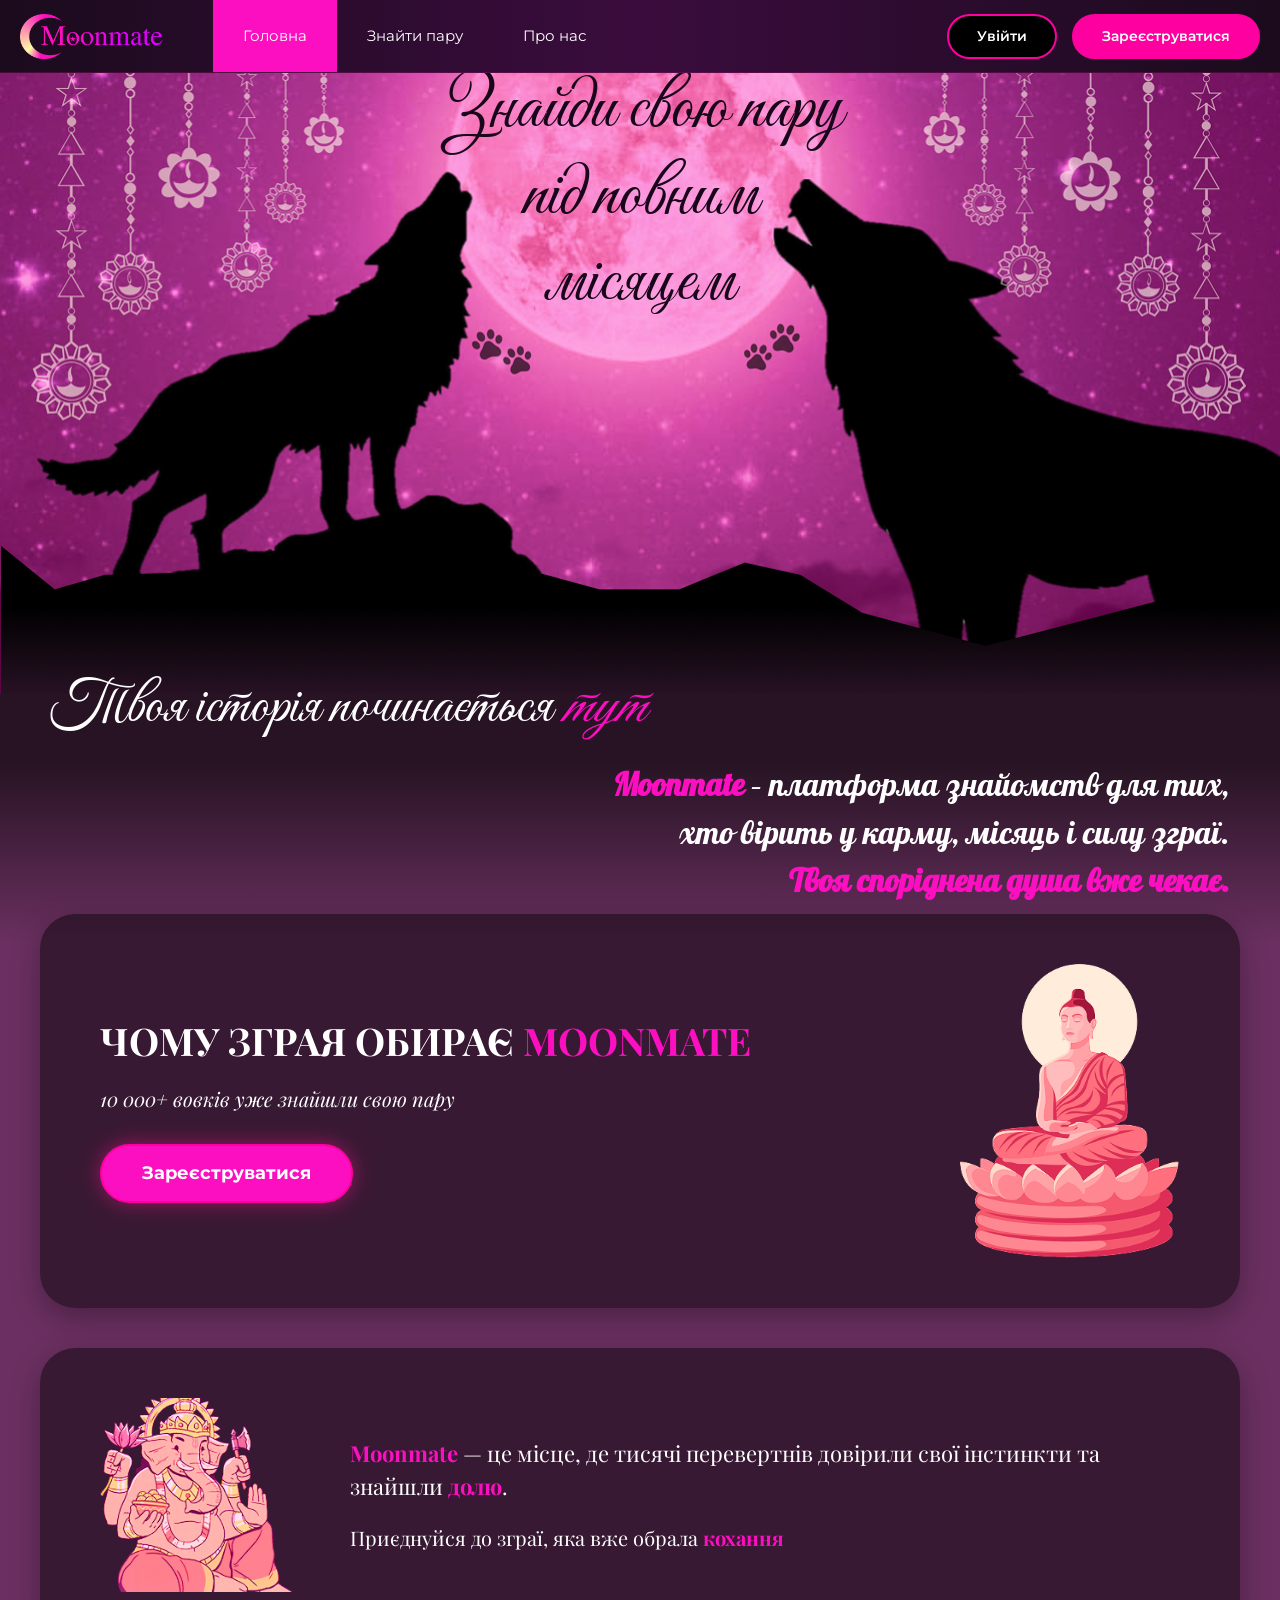
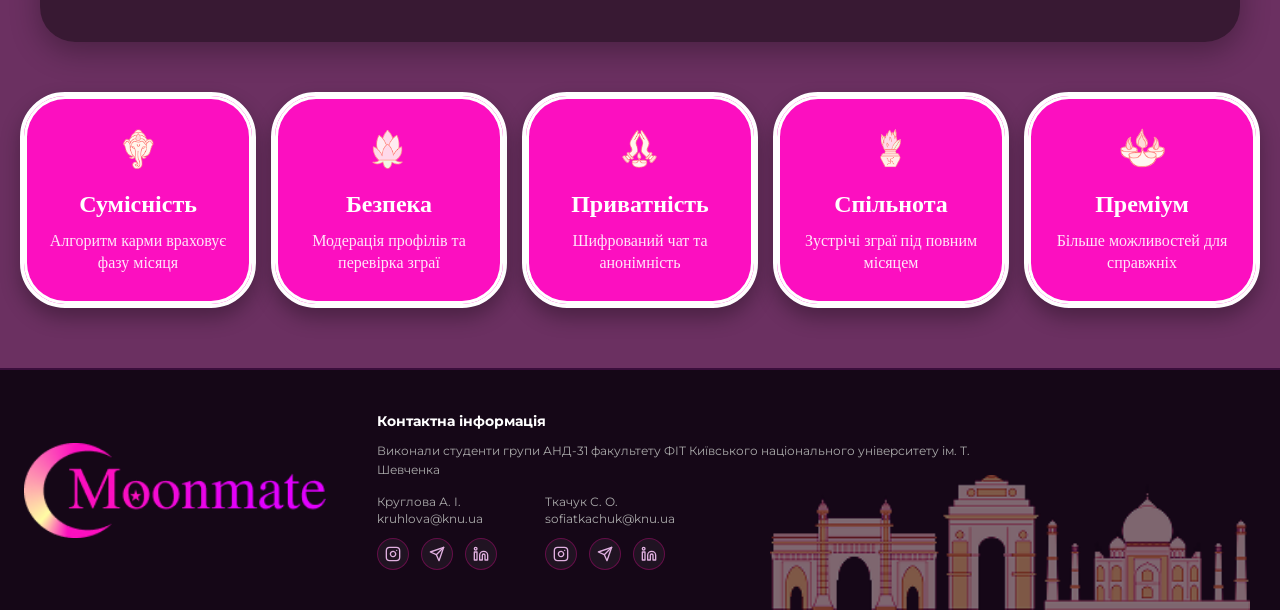
<file: main/index.html>
<!DOCTYPE html>
<html lang="uk">
<head>
    <meta charset="UTF-8">
    <meta name="viewport" content="width=device-width, initial-scale=1.0">
    <title>Moonmate — Зграя</title>
    
    <link rel="preconnect" href="https://fonts.googleapis.com">
    <link rel="preconnect" href="https://fonts.gstatic.com" crossorigin>
    <link href="https://fonts.googleapis.com/css2?family=Montserrat:ital,wght@0,400;0,600;0,700;1,400&family=Playfair+Display:ital,wght@0,400;0,600;1,400;1,600&family=Cormorant+Garamond:ital,wght@0,400;0,600;1,400;1,600&display=swap" rel="stylesheet">
    <link href="https://fonts.googleapis.com/css2?family=Great+Vibes&display=swap" rel="stylesheet">
    <link href="https://fonts.googleapis.com/css2?family=Great+Vibes&family=Pattaya&display=swap" rel="stylesheet">
    
    <link rel="stylesheet" href="css/reset.css">
    <link rel="stylesheet" href="css/base.css">
    <link rel="stylesheet" href="css/header.css">
    <link rel="stylesheet" href="css/footer.css">
    <link rel="stylesheet" href="css/media.css">
    <link rel="stylesheet" href="css/main2.css"> 

</head>
<body>

    <!-- ================= ШАПКА (HEADER) ================= -->
    <header class="header">
        <div class="header-container">
            <a href="#" class="logo">
                <img src="img/Group 22.png" alt="Moonmate">
            </a>

            <nav class="nav-menu" id="mobile-menu">
                <a href="main2.html" class="nav-link active">Головна</a>
                <a href="../search/search.html" class="nav-link">Знайти пару</a>
                <a href="../profile/profile.html" class="nav-link hidden" id="profileLink">Профіль</a>
                <a href="#about" class="nav-link">Про нас</a>
            </nav>

            <div class="header-buttons" id="authButtons">
                <a href="../login/login.html" class="btn btn-login">Увійти</a>
                <a href="../registration/register.html" class="btn btn-register">Зареєструватися</a>
            </div>

            <button class="menu-toggle" aria-label="Відкрити меню">
                <span></span>
                <span></span>
                <span></span>
            </button>
        </div>
    </header>

    <main>
        <!-- ================= ГОЛОВНИЙ ЕКРАН (HERO) ================= -->
        <section class="hero" id="home">
            <picture class="hero-picture">
                <source media="(max-width: 767px)" srcset="img/bg-p2.png">
                <source media="(max-width: 1024px)" srcset="img/bg-t2.png">
                <img src="img/bg-d2.png" alt="Moonmate" class="hero-img">
            </picture>

            <div class="hero-bottom-gradient"></div>

            <div class="hero-overlay">
                <h1 class="hero-title">
                    Знайди свою пару<br>
                    під повним<br>
                    місяцем
                </h1>

                <div class="hero-story">
                    <h2>Твоя історія починається <em>тут</em></h2>
                    <p>
                        <span class="pink-text">Moonmate</span> – платформа знайомств для тих,<br>
                        хто вірить у карму, місяць і силу зграї.<br>
                        <span class="pink-text">Твоя споріднена душа вже чекає.</span>
                    </p>
                </div>
                
            </div>

        </section>

        <!-- ================= ІНФОРМАЦІЙНІ БЛОКИ (БУДДА ТА ГАНЕША) ================= -->
        <section class="info-blocks-section">
            <div class="container">
                
                <div class="info-card card-buddha">
                    <div class="card-content">
                        <h2>ЧОМУ ЗГРАЯ ОБИРАЄ <span class="pink-text">MOONMATE</span></h2>
                        <p class="card-subtitle">10 000+ вовків уже знайшли свою пару</p>
                        <a href="../registration/register.html" class="btn btn-register btn-glow">Зареєструватися</a>
                    </div>
                    <div class="card-image buddha-img">
                        <img src="img/image 22.png" alt="Будда">
                    </div>
                </div>

                <div class="info-card card-ganesha">
                    <div class="card-image ganesha-img">
                        <img src="img/el.png" alt="Ганеша">
                    </div>
                    <div class="card-content">
                        <p class="main-quote">
                            <span class="pink-text">Moonmate</span> — це місце, де тисячі перевертнів довірили свої інстинкти та знайшли <span class="pink-text">долю</span>.
                        </p>
                        <p class="sub-quote">
                            Приєднуйся до зграї, яка вже обрала <span class="pink-text">кохання</span>
                        </p>
                    </div>
                </div>

            </div>

            <!-- Картки -->
              <div class="cards-grid">
                  <div class="card">
                      <img src="img/image 31.png" alt="Лотос">
                      <h3>Сумісність</h3>
                      <p>Алгоритм карми враховує фазу місяця</p>
                  </div>
                  <div class="card">
                      <img src="img/image 32.png" alt="Руки">
                      <h3>Безпека</h3>
                      <p>Модерація профілів та перевірка зграї</p>
                  </div>
                  <div class="card">
                      <img src="img/image 33.png" alt="Вогонь">
                      <h3>Приватність</h3>
                      <p>Шифрований чат та анонімність</p>
                  </div>
                  <div class="card">
                      <img src="img/image 34.png" alt="Свічки">
                      <h3>Спільнота</h3>
                      <p>Зустрічі зграї під повним місяцем</p>
                  </div>
                  <div class="card">
                      <img src="img/image 35.png" alt="Лотос">
                      <h3>Преміум</h3>
                      <p>Більше можливостей для справжніх</p>
                  </div>
              </div>
  
          </div>
        </section>
    </main>
    
    <!-- ================= ПІДВАЛ (FOOTER) ================= -->
      <footer class="footer" id="about">
        <div class="footer-container">
            <a href="#" class="footer-logo">
                <img src="img/Group 22.png" alt="Moonmate">
            </a>
            <div class="footer-info">
                <strong>Контактна інформація</strong>
                <p>Виконали студенти групи АНД-31 факультету ФІТ Київського національного університету ім. Т. Шевченка</p>
                
                <div class="footer-contacts">
                    <div class="author-block">
                        <p>Круглова А. І.<br>kruhlova@knu.ua</p>
                        <div class="social-links">
                            <a href="#" target="_blank" title="Instagram">
                                <svg viewBox="0 0 24 24" fill="none" stroke="currentColor" stroke-width="2" stroke-linecap="round" stroke-linejoin="round"><rect x="2" y="2" width="20" height="20" rx="5" ry="5"></rect><path d="M16 11.37A4 4 0 1 1 12.63 8 4 4 0 0 1 16 11.37z"></path><line x1="17.5" y1="6.5" x2="17.51" y2="6.5"></line></svg>
                            </a>
                            <a href="#" target="_blank" title="Telegram">
                                <svg viewBox="0 0 24 24" fill="none" stroke="currentColor" stroke-width="2" stroke-linecap="round" stroke-linejoin="round"><line x1="22" y1="2" x2="11" y2="13"></line><polygon points="22 2 15 22 11 13 2 9 22 2"></polygon></svg>
                            </a>
                            <a href="#" target="_blank" title="LinkedIn">
                                <svg viewBox="0 0 24 24" fill="none" stroke="currentColor" stroke-width="2" stroke-linecap="round" stroke-linejoin="round"><path d="M16 8a6 6 0 0 1 6 6v7h-4v-7a2 2 0 0 0-2-2 2 2 0 0 0-2 2v7h-4v-7a6 6 0 0 1 6-6z"></path><rect x="2" y="9" width="4" height="12"></rect><circle cx="4" cy="4" r="2"></circle></svg>
                            </a>
                        </div>
                    </div>

                    <div class="author-block">
                        <p>Ткачук С. О.<br>sofiatkachuk@knu.ua</p>
                        <div class="social-links">
                            <a href="#" target="_blank" title="Instagram">
                                <svg viewBox="0 0 24 24" fill="none" stroke="currentColor" stroke-width="2" stroke-linecap="round" stroke-linejoin="round"><rect x="2" y="2" width="20" height="20" rx="5" ry="5"></rect><path d="M16 11.37A4 4 0 1 1 12.63 8 4 4 0 0 1 16 11.37z"></path><line x1="17.5" y1="6.5" x2="17.51" y2="6.5"></line></svg>
                            </a>
                            <a href="https://web.telegram.org/k/#@sofffssss" target="_blank" title="Telegram">
                                <svg viewBox="0 0 24 24" fill="none" stroke="currentColor" stroke-width="2" stroke-linecap="round" stroke-linejoin="round"><line x1="22" y1="2" x2="11" y2="13"></line><polygon points="22 2 15 22 11 13 2 9 22 2"></polygon></svg>
                            </a>
                            <a href="#" target="_blank" title="LinkedIn">
                                <svg viewBox="0 0 24 24" fill="none" stroke="currentColor" stroke-width="2" stroke-linecap="round" stroke-linejoin="round"><path d="M16 8a6 6 0 0 1 6 6v7h-4v-7a2 2 0 0 0-2-2 2 2 0 0 0-2 2v7h-4v-7a6 6 0 0 1 6-6z"></path><rect x="2" y="9" width="4" height="12"></rect><circle cx="4" cy="4" r="2"></circle></svg>
                            </a>
                        </div>
                    </div>
                </div>
            </div>
        </div>
        <img src="img/image 26.png" alt="Архітектура" class="footer-arch-img">
    </footer>

    <script src="script.js"></script>

    <script>
        document.addEventListener('DOMContentLoaded', function() {
            const authButtons = document.getElementById('authButtons');
            const profileLink = document.getElementById('profileLink');

            if (sessionStorage.getItem('isLoggedIn') === 'true') {
                if (authButtons) {
                    authButtons.style.display = 'none';
                }
                if (profileLink) {
                    profileLink.classList.remove('hidden');
                }
            } else {
                if (profileLink) {
                    profileLink.classList.add('hidden');
                }
            }
        });
    </script>
</body>
</html>
</file>
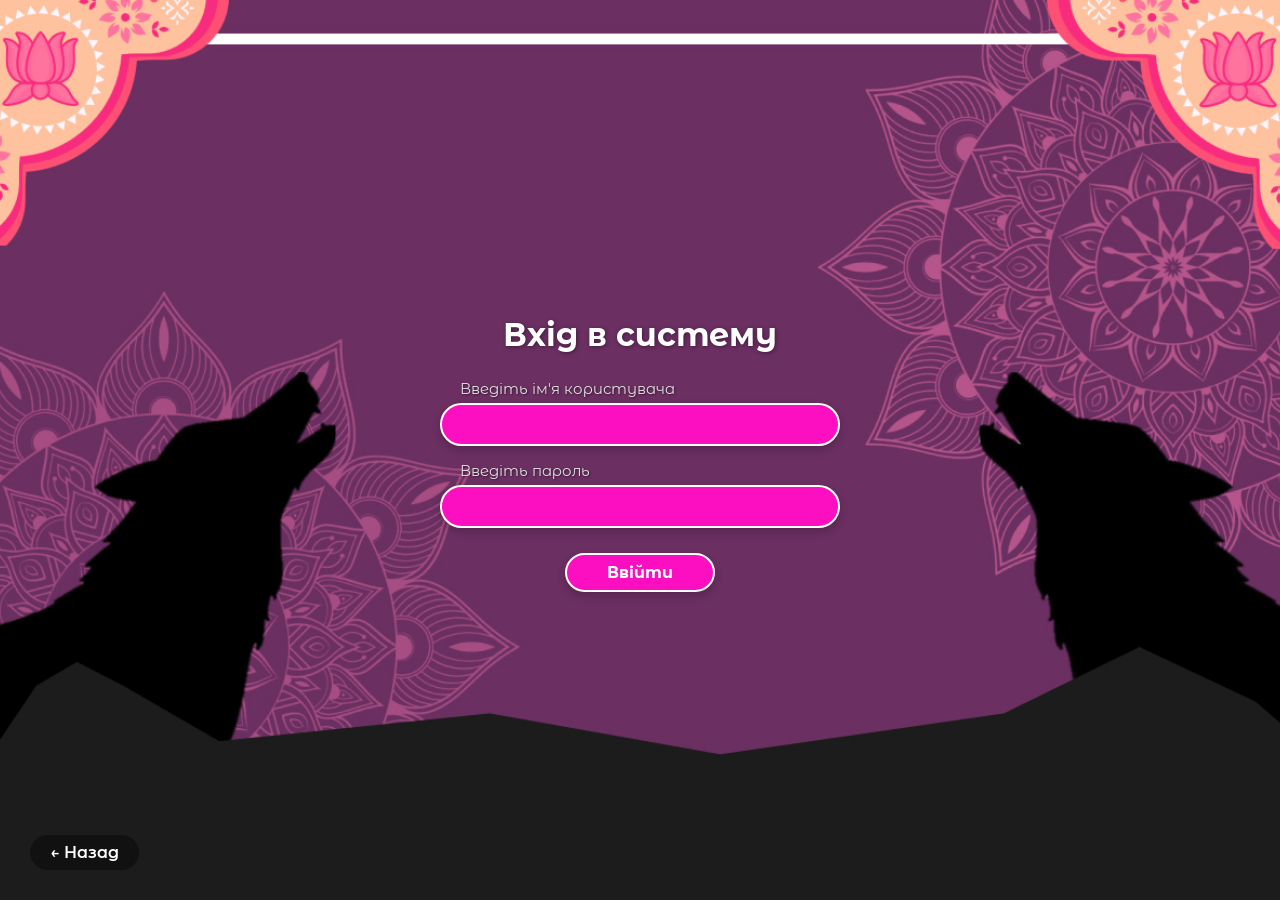
<file: login/login.html>
<!DOCTYPE html>
<html lang="uk">
<head>
    <meta charset="UTF-8">
    <meta name="viewport" content="width=device-width, initial-scale=1.0">
    <title>Вхід в систему</title>
    
    <link rel="preconnect" href="https://fonts.googleapis.com">
    <link rel="preconnect" href="https://fonts.gstatic.com" crossorigin>
    <link href="https://fonts.googleapis.com/css2?family=Montserrat+Alternates:wght@400;600;700&display=swap" rel="stylesheet">
    
    <link rel="stylesheet" href="style.css">
</head>
<body>

    <div class="login-screen">
        
        <a href="../main/index.html" class="back-btn">← Назад</a>

        <div class="login-form">
            <h1 class="form-title">Вхід в систему</h1>
            <form id="loginForm" action="#" method="POST">
                <div class="input-group">
                    <label for="username">Введіть ім'я користувача</label>
                    <input type="text" id="username" name="username" required>
                </div>

                <div class="input-group">
                    <label for="password">Введіть пароль</label>
                    <input type="password" id="password" name="password" required>
                </div>

               <button type="submit" class="submit-btn">Ввійти</button>
            </form>
        </div>

    </div>

    <script src="login.js"></script>
</body>
</html>
</file>
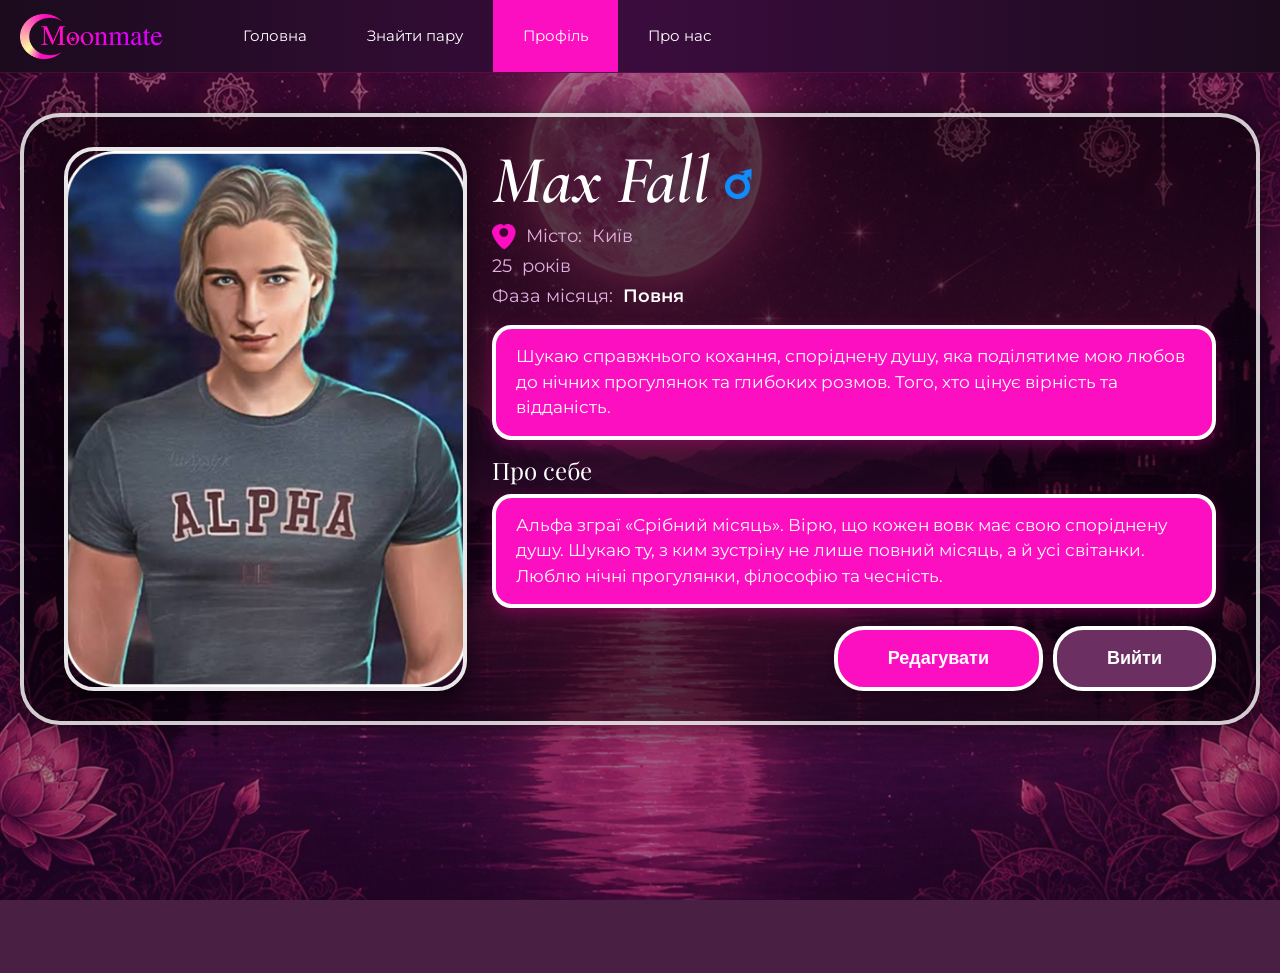
<file: profile/profile.html>
<!DOCTYPE html>
<html lang="uk">
<head>
    <meta charset="UTF-8">
    <meta name="viewport" content="width=device-width, initial-scale=1.0">
    <title>Moonmate — Профіль</title>
    
    <link rel="preconnect" href="https://fonts.googleapis.com">
    <link rel="preconnect" href="https://fonts.gstatic.com" crossorigin>
    <link href="https://fonts.googleapis.com/css2?family=Montserrat:ital,wght@0,400;0,600;0,700;1,400&family=Playfair+Display:ital,wght@0,400;0,600;1,400;1,600&family=Cormorant+Garamond:ital,wght@0,400;0,600;1,400;1,600&display=swap" rel="stylesheet">
    
    <link rel="stylesheet" href="../main/css/reset.css">
    <link rel="stylesheet" href="../main/css/base.css">
    <link rel="stylesheet" href="../main/css/header.css">
    <link rel="stylesheet" href="profile.css">
    <link rel="stylesheet" href="../main/css/media.css">
</head>
<body>

    <!-- ================= ШАПКА (HEADER) ================= -->
    <header class="header">
        <div class="header-container">
            <a href="../main/index.html" class="logo">
                <img src="../main/img/Group 22.png" alt="Moonmate">
            </a>

            <nav class="nav-menu" id="mobile-menu">
                <a href="../main/index.html" class="nav-link">Головна</a>
                <a href="../search/search.html#why" class="nav-link">Знайти пару</a>
                <a href="profile.html" class="nav-link active">Профіль</a>
                <a href="../main/main.html#about" class="nav-link">Про нас</a>
            </nav>

            <button class="menu-toggle" id="menu-btn" aria-label="Відкрити меню">
                <span></span>
                <span></span>
                <span></span>
            </button>
        </div>
    </header>

    <!-- ================= ОСНОВНИЙ КОНТЕНТ ПРОФІЛЮ ================= -->
    <main class="profile-page">
        <!-- Фонове зображення (image 57) -->
        <div class="profile-bg"></div>
        
        <div class="profile-container">
            <!-- Велика рамка -->
            <div class="profile-card">
                
                <!-- Ліва частина: Аватар -->
                <div class="profile-avatar-section">
                    <div class="avatar-wrapper">
                        <!-- Звичайний аватар -->
                        <img src="../main/img/Rectangle 46.png" alt="Аватар" class="avatar-img default-avatar">
                        <!-- Вовкулака (з'являється при наведенні) -->
                        <img src="../main/img/Rectangle 46 (1).png" alt="Вовкулака" class="avatar-img hover-avatar">
                    </div>
                </div>

                <!-- Права частина: Інформація -->
                <div class="profile-info-section">
                    
                    <!-- Ім'я та стать -->
                    <div class="profile-name-row">
                        <h1 class="profile-name" id="profileName">Max Fall</h1>
                        <img src="../main/img/Group 42.png" alt="Чоловік" class="gender-icon">
                    </div>

                    <!-- Деталі -->
                    <div class="profile-details">
                        <p class="detail-item">
                            <img src="../main/img/Group 40.png" alt="Локація" class="detail-icon">
                            Місто: <span id="profileCity">Київ</span>
                        </p>
                        <p class="detail-item"><span id="profileAge">25</span> років</p>
                        <p class="detail-item">Фаза місяця: <strong id="profileMoon">Повня</strong></p>
                    </div>

                    <!-- Блок "Шукаю" -->
                    <div class="info-box pink-box">
                        <p id="profileLooking">Шукаю справжнього кохання, споріднену душу, яка поділятиме мою любов до нічних прогулянок та глибоких розмов. Того, хто цінує вірність та відданість.</p>
                    </div>

                    <!-- Блок "Про себе" -->
                    <h2 class="section-subtitle">Про себе</h2>
                    <div class="info-box pink-box">
                        <p id="profileAbout">Альфа зграї «Срібний місяць». Вірю, що кожен вовк має свою споріднену душу. Шукаю ту, з ким зустріну не лише повний місяць, а й усі світанки. Люблю нічні прогулянки, філософію та чесність.</p>
                    </div>

                    <!-- Кнопки -->
                    <div class="profile-actions">
                        <button class="btn btn-register btn-action" id="editBtn">Редагувати</button>
                        <!-- ДОДАНО: Кнопка "Вийти" -->
                        <button class="btn btn-register btn-action" id="logoutBtn" style="margin-left: 10px; background-color: #6B3061;">Вийти</button>
                    </div>

                </div>
            </div>
        </div>
    </main>

    <!-- Підключення скрипта для меню, редагування та виходу -->
    <script src="profile.js"></script>
</body>
</html>
</file>
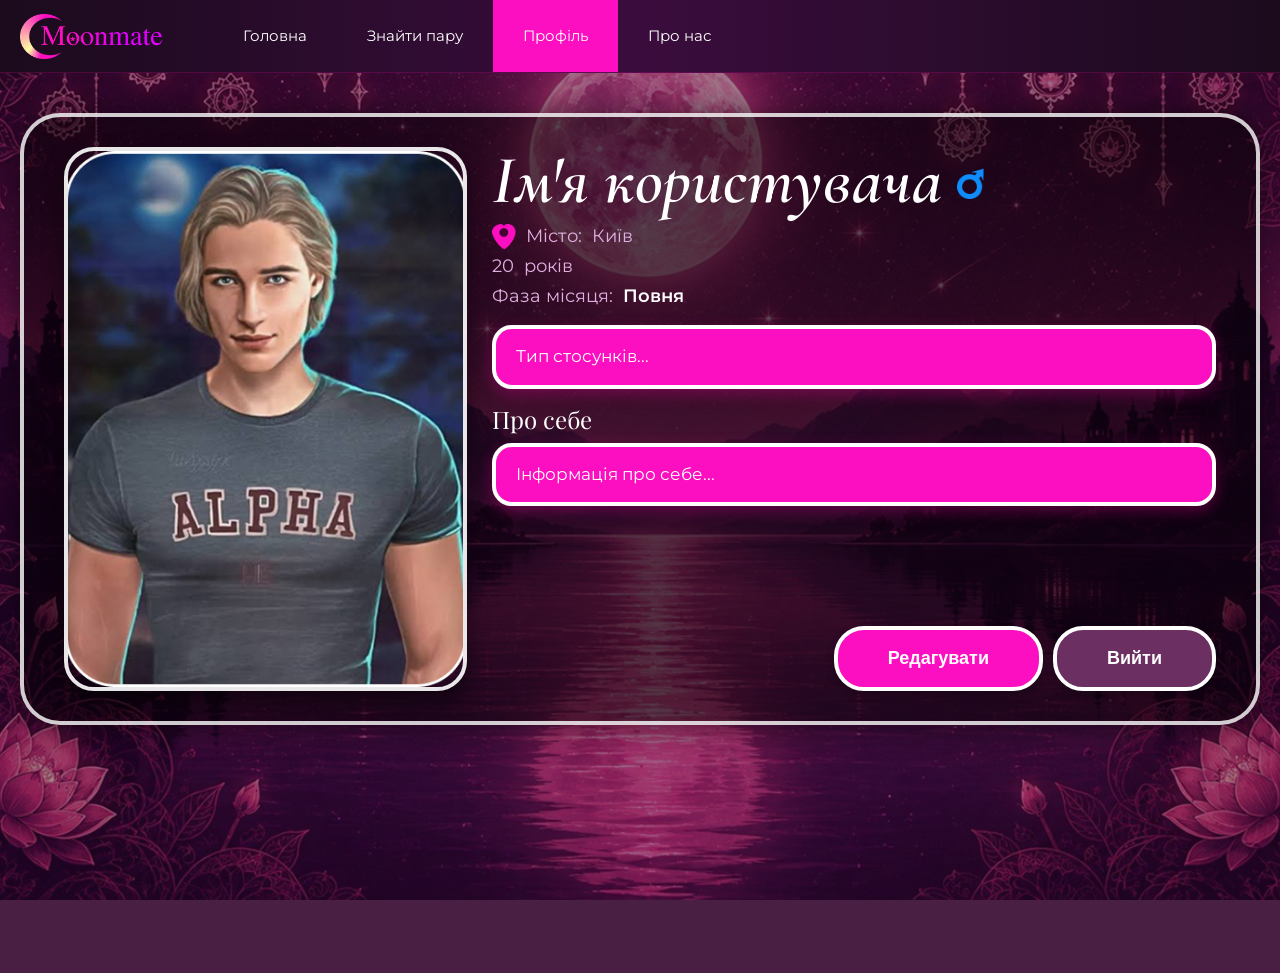
<file: profile/profile2.html>
<!DOCTYPE html>
<html lang="uk">
<head>
    <meta charset="UTF-8">
    <meta name="viewport" content="width=device-width, initial-scale=1.0">
    <title>Moonmate — Мій Профіль</title>
    
    <link rel="preconnect" href="https://fonts.googleapis.com">
    <link rel="preconnect" href="https://fonts.gstatic.com" crossorigin>
    <link href="https://fonts.googleapis.com/css2?family=Montserrat:ital,wght@0,400;0,600;0,700;1,400&family=Playfair+Display:ital,wght@0,400;0,600;1,400;1,600&family=Cormorant+Garamond:ital,wght@0,400;0,600;1,400;1,600&display=swap" rel="stylesheet">
    
    <link rel="stylesheet" href="../main/css/reset.css">
    <link rel="stylesheet" href="../main/css/base.css">
    <link rel="stylesheet" href="../main/css/header.css">
    <link rel="stylesheet" href="profile.css">
    <link rel="stylesheet" href="../main/css/media.css">
</head>
<body>

    <!-- ================= ШАПКА (HEADER) ================= -->
    <header class="header">
        <div class="header-container">
            <a href="../main/index.html" class="logo">
                <img src="../main/img/Group 22.png" alt="Moonmate">
            </a>

            <nav class="nav-menu" id="mobile-menu">
                <a href="../main/index.html" class="nav-link">Головна</a>
                <a href="../search/search.html#why" class="nav-link">Знайти пару</a>
                <a href="profile2.html" class="nav-link active">Профіль</a>
                <a href="../main/main.html#about" class="nav-link">Про нас</a>
            </nav>

            <button class="menu-toggle" id="menu-btn" aria-label="Відкрити меню">
                <span></span>
                <span></span>
                <span></span>
            </button>
        </div>
    </header>

    <!-- ================= ОСНОВНИЙ КОНТЕНТ ПРОФІЛЮ ================= -->
    <main class="profile-page">
        <div class="profile-bg"></div>
        
        <div class="profile-container">
            <div class="profile-card">
                
                <!-- Ліва частина: Аватар (2 перших фото з реєстрації) -->
                <div class="profile-avatar-section">
                    <div class="avatar-wrapper">
                        <!-- Перше фото -->
                        <img src="../main/img/Rectangle 46.png" alt="Аватар" class="avatar-img default-avatar" id="avatarDefault">
                        <!-- Друге фото (з'являється при наведенні) -->
                        <img src="../main/img/Rectangle 46 (1).png" alt="Друге фото" class="avatar-img hover-avatar" id="avatarHover">
                    </div>
                </div>

                <!-- Права частина: Інформація -->
                <div class="profile-info-section">
                    
                    <!-- Ім'я та стать -->
                    <div class="profile-name-row">
                        <h1 class="profile-name" id="profileName">Ім'я користувача</h1>
                        <img src="../main/img/Group 42.png" alt="Стать" class="gender-icon" id="genderIcon">
                    </div>

                    <!-- Деталі -->
                    <div class="profile-details">
                        <p class="detail-item">
                            <img src="../main/img/Group 40.png" alt="Локація" class="detail-icon">
                            Місто: <span id="profileCity">Київ</span>
                        </p>
                        <p class="detail-item"><span id="profileAge">20</span> років</p>
                        <p class="detail-item">Фаза місяця: <strong id="profileMoon">Повня</strong></p>
                    </div>

                    <!-- Блок "Який тип стосунків шукаєте" (вищий квадратик) -->
                    <div class="info-box pink-box">
                        <p id="profileLooking">Тип стосунків...</p>
                    </div>

                    <!-- Блок "Про себе" -->
                    <h2 class="section-subtitle">Про себе</h2>
                    <div class="info-box pink-box">
                        <p id="profileAbout">Інформація про себе...</p>
                    </div>

                    <!-- Кнопки -->
                    <div class="profile-actions">
                        <button class="btn btn-register btn-action" id="editBtn">Редагувати</button>
                        <button class="btn btn-register btn-action" id="logoutBtn" style="margin-left: 10px; background-color: #6B3061;">Вийти</button>
                    </div>

                </div>
            </div>
        </div>
    </main>

    <script src="profile2.js"></script>
</body>
</html>
</file>
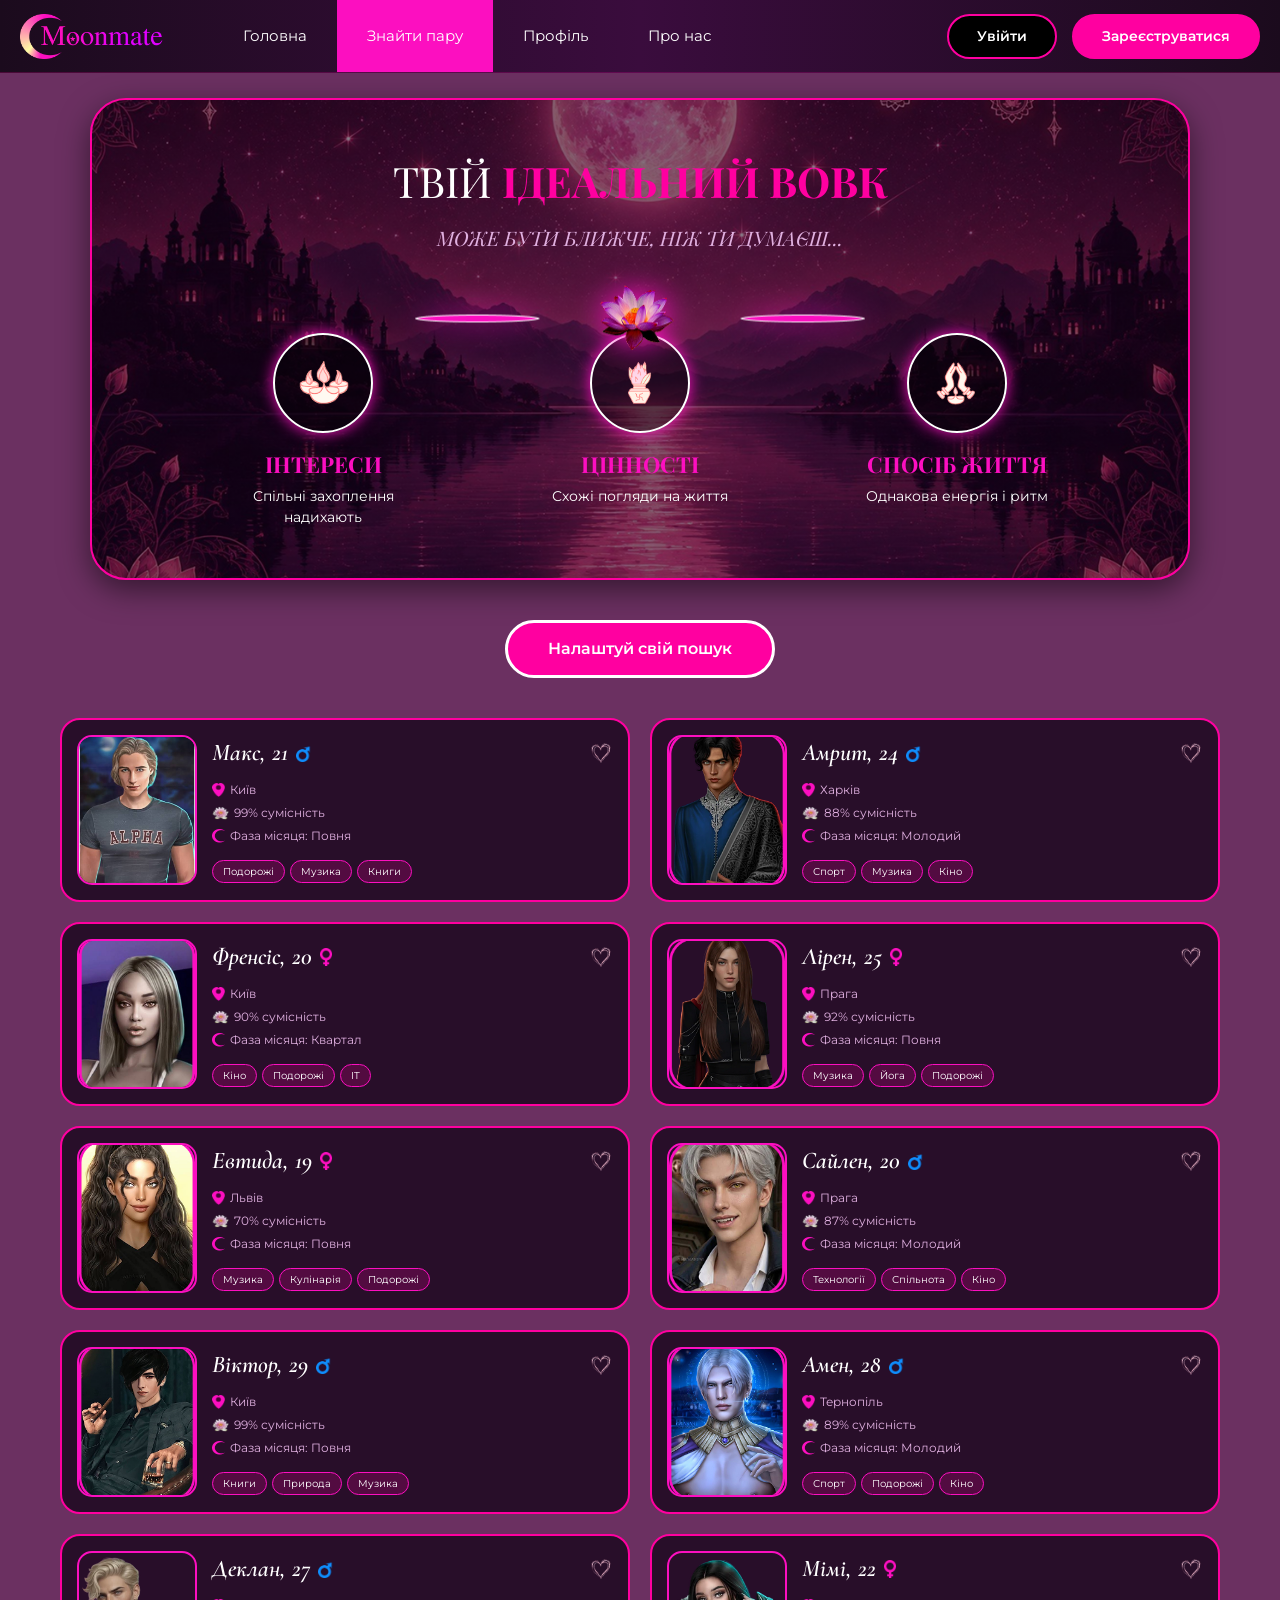
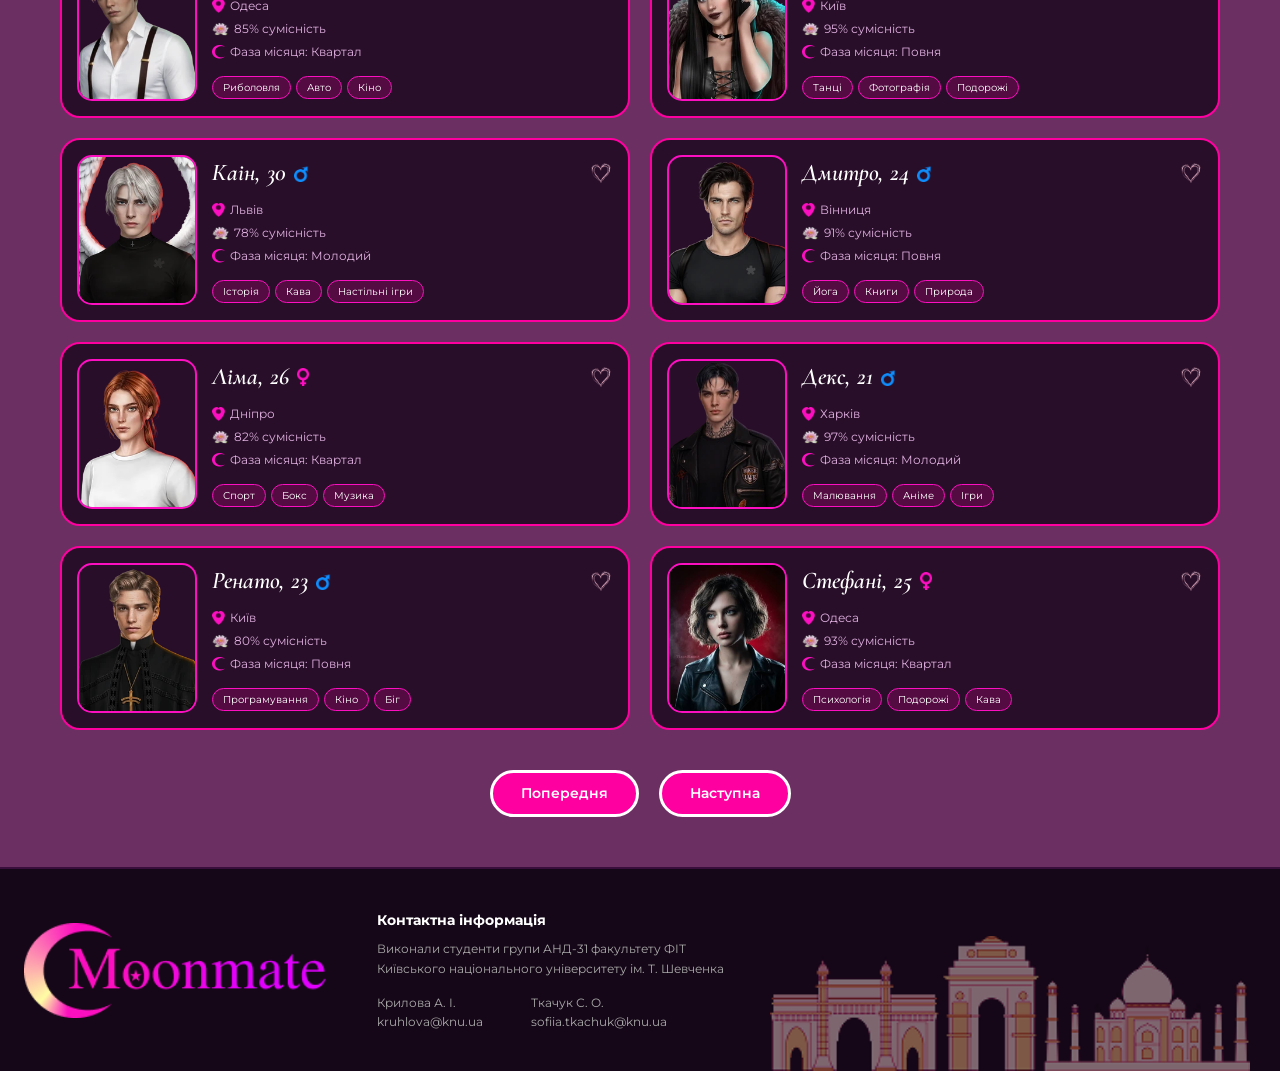
<file: search/search.html>
<!DOCTYPE html>
<html lang="uk">
<head>
    <meta charset="UTF-8">
    <meta name="viewport" content="width=device-width, initial-scale=1.0">
    <title>Moonmate — Знайти пару</title>
    
    <!-- Шрифти -->
    <link rel="preconnect" href="https://fonts.googleapis.com">
    <link rel="preconnect" href="https://fonts.gstatic.com" crossorigin>
    <link href="https://fonts.googleapis.com/css2?family=Montserrat:ital,wght@0,400;0,600;0,700;1,400&family=Playfair+Display:ital,wght@0,400;0,600;1,400;1,600&family=Cormorant+Garamond:ital,wght@0,400;0,600;1,400;1,600&display=swap" rel="stylesheet">
    
    <!-- Стилі -->
    <link rel="stylesheet" href="../main/css/reset.css">
    <link rel="stylesheet" href="../main/css/base.css">
    <link rel="stylesheet" href="../main/css/header.css">
    <link rel="stylesheet" href="search.css">
    <link rel="stylesheet" href="../main/css/media.css">
    <link rel="stylesheet" href="../main/css/footer.css">
</head>
<body>

    <!-- ================= ШАПКА (HEADER) ================= -->
    <header class="header">
        <div class="header-container">
            <a href="../main/main.html" class="logo">
                <img src="../main/img/Group 22.png" alt="Moonmate">
            </a>

            <nav class="nav-menu" id="mobile-menu">
                <a href="../main/main.html" class="nav-link">Головна</a>
                <a href="search.html" class="nav-link active">Знайти пару</a>
                <a href="../profile/profile.html" class="nav-link">Профіль</a>
                <a href="../main/main.html#about" class="nav-link">Про нас</a>
            </nav>

            <div class="header-buttons">
                <button class="btn btn-login">Увійти</button>
                <button class="btn btn-register">Зареєструватися</button>
            </div>

            <button class="menu-toggle" id="menu-btn" aria-label="Відкрити меню">
                <span></span>
                <span></span>
                <span></span>
            </button>
        </div>
    </header>

    <!-- ================= ОСНОВНИЙ КОНТЕНТ ================= -->
    <main class="search-page">
        
        <!-- БЛОК 1: ІДЕАЛЬНИЙ ВОВК -->
        <section class="search-hero">
            <h1 class="search-title">Твій <span class="pink-text">ІДЕАЛЬНИЙ ВОВК</span></h1>
            <p class="search-subtitle">МОЖЕ БУТИ БЛИЖЧЕ, НІЖ ТИ ДУМАЄШ...</p>

            <div class="features-row">
                <div class="feature-item">
                    <div class="feature-icon-circle">
                        <img src="../main/img/image 35.png" alt="Інтереси">
                    </div>
                    <h3>ІНТЕРЕСИ</h3>
                    <p>Спільні захоплення надихають</p>
                </div>
                <div class="feature-center-icon">
                    <img src="../main/img/Group 97.png" alt="Лотос">
                </div>
                <div class="feature-item">
                    <div class="feature-icon-circle">
                        <img src="../main/img/image 34.png" alt="Цінності">
                    </div>
                    <h3>ЦІННОСТІ</h3>
                    <p>Схожі погляди на життя</p>
                </div>
                <div class="feature-item">
                    <div class="feature-icon-circle">
                        <img src="../main/img/image 33.png" alt="Спосіб життя">
                    </div>
                    <h3>СПОСІБ ЖИТТЯ</h3>
                    <p>Однакова енергія і ритм</p>
                </div>
            </div>
        </section>

        <!-- КНОПКА ПОСЕРЕДИНІ -->
        <div class="main-cta-wrapper">
            <button class="btn btn-register btn-large" id="btnToggleFilters">Налаштуй свій пошук</button>
        </div>

        <!-- БЛОК 2: ПАНЕЛЬ ФІЛЬТРІВ -->
        <section class="filters-section hidden" id="filtersPanel">
          <div class="filters-header">
              <img src="../main/img/image 54.png" alt="Лотос" class="lotus-small">
              <h2>Налаштуй свій пошук</h2>
              <img src="../main/img/image 54.png" alt="Лотос" class="lotus-small">
          </div>

          <div class="filters-grid">
              <!-- Вік -->
              <div class="filter-group">
                  <label class="filter-label">
                      <span class="icon-user">👤</span> Вік
                  </label>
                  <div class="range-wrapper">
                      <span class="range-val">18</span>
                      <input type="range" min="18" max="99" value="99" class="slider" id="ageSlider">
                      <span class="range-val">99</span>
                  </div>
                  <span class="distance-text" id="ageValue">Вік: 18 - 99</span>
              </div>

              <!-- Відстань -->
              <div class="filter-group">
                  <label class="filter-label">
                      <img src="../main/img/moon.png" class="moon-icon" alt=""> Максимальна відстань
                  </label>
                  <div class="range-wrapper">
                      <span class="range-val">0</span>
                      <input type="range" min="0" max="100" value="57" class="slider" id="distSlider">
                      <span class="range-val">99+</span>
                  </div>
                  <span class="distance-text" id="distValue">57 км</span>
              </div>

              <!-- Фаза місяця -->
              <div class="filter-group">
                  <label class="filter-label">
                      <img src="../main/img/moon.png" class="moon-icon" alt=""> Фаза місяця
                  </label>
                  <div class="moon-buttons" id="moonFilter">
                      <button class="moon-btn active" data-moon="Повня">Повня</button>
                      <button class="moon-btn" data-moon="Молодий">Молодий</button>
                      <button class="moon-btn" data-moon="Квартал">Квартал</button>
                  </div>
              </div>
          </div>

          <div class="filters-actions">
            <button class="btn btn-outline btn-large" id="btnResetFilters">Скинути</button>
            <button class="btn btn-register btn-large" id="btnApplyFilters">Застосувати</button>
        </div>
          <img src="../main/img/image 53.png" alt="" class="filters-lotus-left">
          <img src="../main/img/image 53.png" alt="" class="filters-lotus-right">
      </section>

        <!-- БЛОК 3: СІТКА КАРТОК -->
        <section class="cards-section">
            <div class="profiles-grid" id="profilesGrid">
                
                <!-- Картка 1 (Макс) -->
                <div class="profile-mini-card" data-age="21" data-moon="Повня">
                    <div class="mini-avatar"><img src="../main/img/Rectangle 46.png" alt="Макс"></div>
                    <div class="mini-info">
                        <div class="mini-header">
                            <h3>Макс, 21</h3>
                            <img src="../main/img/Group 42.png" alt="Чоловік" class="gender-icon">
                            <img src="../main/img/image 74.png" alt="Лайк" class="like-icon">
                        </div>
                        <p class="mini-detail"><img src="../main/img/Group 40.png" class="detail-icon"> Київ</p>
                        <p class="mini-detail"><img src="../main/img/image 54.png" class="detail-icon"> 99% сумісність</p>
                        <p class="mini-detail"><img src="../main/img/moon.png" class="detail-icon"> Фаза місяця: Повня</p>
                        <div class="mini-tags"><span>Подорожі</span><span>Музика</span><span>Книги</span></div>
                    </div>
                </div>

                <!-- Картка 2 (Амрит) -->
                <div class="profile-mini-card" data-age="24" data-moon="Молодий">
                    <div class="mini-avatar"><img src="../main/img/image 64.png" alt="Амрит"></div>
                    <div class="mini-info">
                        <div class="mini-header">
                            <h3>Амрит, 24</h3>
                            <img src="../main/img/Group 42.png" alt="Чоловік" class="gender-icon">
                            <img src="../main/img/image 74.png" alt="Лайк" class="like-icon">
                        </div>
                        <p class="mini-detail"><img src="../main/img/Group 40.png" class="detail-icon"> Харків</p>
                        <p class="mini-detail"><img src="../main/img/image 54.png" class="detail-icon"> 88% сумісність</p>
                        <p class="mini-detail"><img src="../main/img/moon.png" class="detail-icon"> Фаза місяця: Молодий</p>
                        <div class="mini-tags"><span>Спорт</span><span>Музика</span><span>Кіно</span></div>
                    </div>
                </div>

                <!-- Картка 3 (Френсіс) -->
                <div class="profile-mini-card" data-age="20" data-moon="Квартал">
                    <div class="mini-avatar"><img src="../main/img/image 91.png" alt="Френсіс"></div>
                    <div class="mini-info">
                        <div class="mini-header">
                            <h3>Френсіс, 20</h3>
                            <img src="../main/img/Group 41.png" alt="Жінка" class="gender-icon">
                            <img src="../main/img/image 74.png" alt="Лайк" class="like-icon">
                        </div>
                        <p class="mini-detail"><img src="../main/img/Group 40.png" class="detail-icon"> Київ</p>
                        <p class="mini-detail"><img src="../main/img/image 54.png" class="detail-icon"> 90% сумісність</p>
                        <p class="mini-detail"><img src="../main/img/moon.png" class="detail-icon"> Фаза місяця: Квартал</p>
                        <div class="mini-tags"><span>Кіно</span><span>Подорожі</span><span>IT</span></div>
                    </div>
                </div>

                <!-- Картка 4 (Лірен) -->
                <div class="profile-mini-card" data-age="25" data-moon="Повня">
                    <div class="mini-avatar"><img src="../main/img/image 92.png" alt="Лірен"></div>
                    <div class="mini-info">
                        <div class="mini-header">
                            <h3>Лірен, 25</h3>
                            <img src="../main/img/Group 41.png" alt="Жінка" class="gender-icon">
                            <img src="../main/img/image 74.png" alt="Лайк" class="like-icon">
                        </div>
                        <p class="mini-detail"><img src="../main/img/Group 40.png" class="detail-icon"> Прага</p>
                        <p class="mini-detail"><img src="../main/img/image 54.png" class="detail-icon"> 92% сумісність</p>
                        <p class="mini-detail"><img src="../main/img/moon.png" class="detail-icon"> Фаза місяця: Повня</p>
                        <div class="mini-tags"><span>Музика</span><span>Йога</span><span>Подорожі</span></div>
                    </div>
                </div>

                <!-- Картка 5 (Евтида) -->
                <div class="profile-mini-card" data-age="19" data-moon="Повня">
                    <div class="mini-avatar"><img src="../main/img/image 94.png" alt="Евтида"></div>
                    <div class="mini-info">
                        <div class="mini-header">
                            <h3>Евтида, 19</h3>
                            <img src="../main/img/Group 41.png" alt="Жінка" class="gender-icon">
                            <img src="../main/img/image 74.png" alt="Лайк" class="like-icon">
                        </div>
                        <p class="mini-detail"><img src="../main/img/Group 40.png" class="detail-icon"> Львів</p>
                        <p class="mini-detail"><img src="../main/img/image 54.png" class="detail-icon"> 70% сумісність</p>
                        <p class="mini-detail"><img src="../main/img/moon.png" class="detail-icon"> Фаза місяця: Повня</p>
                        <div class="mini-tags"><span>Музика</span><span>Кулінарія</span><span>Подорожі</span></div>
                    </div>
                </div>

                <!-- Картка 6 (Сайлен) -->
                <div class="profile-mini-card" data-age="20" data-moon="Молодий">
                    <div class="mini-avatar"><img src="../main/img/image 95.png" alt="Сайлен"></div>
                    <div class="mini-info">
                        <div class="mini-header">
                            <h3>Сайлен, 20</h3>
                            <img src="../main/img/Group 42.png" alt="Чоловік" class="gender-icon">
                            <img src="../main/img/image 74.png" alt="Лайк" class="like-icon">
                        </div>
                        <p class="mini-detail"><img src="../main/img/Group 40.png" class="detail-icon"> Прага</p>
                        <p class="mini-detail"><img src="../main/img/image 54.png" class="detail-icon"> 87% сумісність</p>
                        <p class="mini-detail"><img src="../main/img/moon.png" class="detail-icon"> Фаза місяця: Молодий</p>
                        <div class="mini-tags"><span>Технології</span><span>Спільнота</span><span>Кіно</span></div>
                    </div>
                </div>

                <!-- Картка 7 (Віктор) -->
                <div class="profile-mini-card" data-age="29" data-moon="Повня">
                    <div class="mini-avatar"><img src="../main/img/image 60.png" alt="Віктор"></div>
                    <div class="mini-info">
                        <div class="mini-header">
                            <h3>Віктор, 29</h3>
                            <img src="../main/img/Group 42.png" alt="Чоловік" class="gender-icon">
                            <img src="../main/img/image 74.png" alt="Лайк" class="like-icon">
                        </div>
                        <p class="mini-detail"><img src="../main/img/Group 40.png" class="detail-icon"> Київ</p>
                        <p class="mini-detail"><img src="../main/img/image 54.png" class="detail-icon"> 99% сумісність</p>
                        <p class="mini-detail"><img src="../main/img/moon.png" class="detail-icon"> Фаза місяця: Повня</p>
                        <div class="mini-tags"><span>Книги</span><span>Природа</span><span>Музика</span></div>
                    </div>
                </div>

                <!-- Картка 8 (Амен) -->
                <div class="profile-mini-card" data-age="28" data-moon="Молодий">
                    <div class="mini-avatar"><img src="../main/img/image 65.png" alt="Амен"></div>
                    <div class="mini-info">
                        <div class="mini-header">
                            <h3>Амен, 28</h3>
                            <img src="../main/img/Group 42.png" alt="Чоловік" class="gender-icon">
                            <img src="../main/img/image 74.png" alt="Лайк" class="like-icon">
                        </div>
                        <p class="mini-detail"><img src="../main/img/Group 40.png" class="detail-icon"> Тернопіль</p>
                        <p class="mini-detail"><img src="../main/img/image 54.png" class="detail-icon"> 89% сумісність</p>
                        <p class="mini-detail"><img src="../main/img/moon.png" class="detail-icon"> Фаза місяця: Молодий</p>
                        <div class="mini-tags"><span>Спорт</span><span>Подорожі</span><span>Кіно</span></div>
                    </div>
                </div>

                <!-- ========================================== -->
                <!-- ДРУГА СТОРІНКА АНКЕТ (Спочатку приховані)    -->
                <!-- ========================================== -->
                <div class="profile-mini-card page-2" data-age="27" data-moon="Квартал">
                    <div class="mini-avatar"><img src="../main/img/деклан.webp" alt="Деклан"></div>
                    <div class="mini-info">
                        <div class="mini-header">
                            <h3>Деклан, 27</h3>
                            <img src="../main/img/Group 42.png" alt="Чоловік" class="gender-icon">
                            <img src="../main/img/image 74.png" alt="Лайк" class="like-icon">
                        </div>
                        <p class="mini-detail"><img src="../main/img/Group 40.png" class="detail-icon"> Одеса</p>
                        <p class="mini-detail"><img src="../main/img/image 54.png" class="detail-icon"> 85% сумісність</p>
                        <p class="mini-detail"><img src="../main/img/moon.png" class="detail-icon"> Фаза місяця: Квартал</p>
                        <div class="mini-tags"><span>Риболовля</span><span>Авто</span><span>Кіно</span></div>
                    </div>
                </div>

                <div class="profile-mini-card page-2" data-age="22" data-moon="Повня">
                    <div class="mini-avatar"><img src="../main/img/Mimi_1.webp" alt="Мімі"></div>
                    <div class="mini-info">
                        <div class="mini-header">
                            <h3>Мімі, 22</h3>
                            <img src="../main/img/Group 41.png" alt="Жінка" class="gender-icon">
                            <img src="../main/img/image 74.png" alt="Лайк" class="like-icon">
                        </div>
                        <p class="mini-detail"><img src="../main/img/Group 40.png" class="detail-icon"> Київ</p>
                        <p class="mini-detail"><img src="../main/img/image 54.png" class="detail-icon"> 95% сумісність</p>
                        <p class="mini-detail"><img src="../main/img/moon.png" class="detail-icon"> Фаза місяця: Повня</p>
                        <div class="mini-tags"><span>Танці</span><span>Фотографія</span><span>Подорожі</span></div>
                    </div>
                </div>

                <div class="profile-mini-card page-2" data-age="30" data-moon="Молодий">
                    <div class="mini-avatar"><img src="../main/img/каін.webp" alt="Каін"></div>
                    <div class="mini-info">
                        <div class="mini-header">
                            <h3>Каін, 30</h3>
                            <img src="../main/img/Group 42.png" alt="Чоловік" class="gender-icon">
                            <img src="../main/img/image 74.png" alt="Лайк" class="like-icon">
                        </div>
                        <p class="mini-detail"><img src="../main/img/Group 40.png" class="detail-icon"> Львів</p>
                        <p class="mini-detail"><img src="../main/img/image 54.png" class="detail-icon"> 78% сумісність</p>
                        <p class="mini-detail"><img src="../main/img/moon.png" class="detail-icon"> Фаза місяця: Молодий</p>
                        <div class="mini-tags"><span>Історія</span><span>Кава</span><span>Настільні ігри</span></div>
                    </div>
                </div>

                <div class="profile-mini-card page-2" data-age="24" data-moon="Повня">
                    <div class="mini-avatar"><img src="../main/img/дмитро.webp" alt="Дмитро"></div>
                    <div class="mini-info">
                        <div class="mini-header">
                            <h3>Дмитро, 24</h3>
                            <img src="../main/img/Group 42.png" alt="Чоловік" class="gender-icon">
                            <img src="../main/img/image 74.png" alt="Лайк" class="like-icon">
                        </div>
                        <p class="mini-detail"><img src="../main/img/Group 40.png" class="detail-icon"> Вінниця</p>
                        <p class="mini-detail"><img src="../main/img/image 54.png" class="detail-icon"> 91% сумісність</p>
                        <p class="mini-detail"><img src="../main/img/moon.png" class="detail-icon"> Фаза місяця: Повня</p>
                        <div class="mini-tags"><span>Йога</span><span>Книги</span><span>Природа</span></div>
                    </div>
                </div>

                <div class="profile-mini-card page-2" data-age="26" data-moon="Квартал">
                    <div class="mini-avatar"><img src="../main/img/ліма.webp" alt="Ліма"></div>
                    <div class="mini-info">
                        <div class="mini-header">
                            <h3>Ліма, 26</h3>
                            <img src="../main/img/Group 41.png" alt="Жінка" class="gender-icon">
                            <img src="../main/img/image 74.png" alt="Лайк" class="like-icon">
                        </div>
                        <p class="mini-detail"><img src="../main/img/Group 40.png" class="detail-icon"> Дніпро</p>
                        <p class="mini-detail"><img src="../main/img/image 54.png" class="detail-icon"> 82% сумісність</p>
                        <p class="mini-detail"><img src="../main/img/moon.png" class="detail-icon"> Фаза місяця: Квартал</p>
                        <div class="mini-tags"><span>Спорт</span><span>Бокс</span><span>Музика</span></div>
                    </div>
                </div>

                <div class="profile-mini-card page-2" data-age="21" data-moon="Молодий">
                    <div class="mini-avatar"><img src="../main/img/декс.webp" alt="Декс"></div>
                    <div class="mini-info">
                        <div class="mini-header">
                            <h3>Декс, 21</h3>
                            <img src="../main/img/Group 42.png" alt="Чоловік" class="gender-icon">
                            <img src="../main/img/image 74.png" alt="Лайк" class="like-icon">
                        </div>
                        <p class="mini-detail"><img src="../main/img/Group 40.png" class="detail-icon"> Харків</p>
                        <p class="mini-detail"><img src="../main/img/image 54.png" class="detail-icon"> 97% сумісність</p>
                        <p class="mini-detail"><img src="../main/img/moon.png" class="detail-icon"> Фаза місяця: Молодий</p>
                        <div class="mini-tags"><span>Малювання</span><span>Аніме</span><span>Ігри</span></div>
                    </div>
                </div>

                <div class="profile-mini-card page-2" data-age="23" data-moon="Повня">
                    <div class="mini-avatar"><img src="../main/img/ренато.webp" alt="Ренато"></div>
                    <div class="mini-info">
                        <div class="mini-header">
                            <h3>Ренато, 23</h3>
                            <img src="../main/img/Group 42.png" alt="Чоловік" class="gender-icon">
                            <img src="../main/img/image 74.png" alt="Лайк" class="like-icon">
                        </div>
                        <p class="mini-detail"><img src="../main/img/Group 40.png" class="detail-icon"> Київ</p>
                        <p class="mini-detail"><img src="../main/img/image 54.png" class="detail-icon"> 80% сумісність</p>
                        <p class="mini-detail"><img src="../main/img/moon.png" class="detail-icon"> Фаза місяця: Повня</p>
                        <div class="mini-tags"><span>Програмування</span><span>Кіно</span><span>Біг</span></div>
                    </div>
                </div>

                <div class="profile-mini-card page-2" data-age="25" data-moon="Квартал">
                    <div class="mini-avatar"><img src="../main/img/стефані.jfif" alt="Стефані"></div>
                    <div class="mini-info">
                        <div class="mini-header">
                            <h3>Стефані, 25</h3>
                            <img src="../main/img/Group 41.png" alt="Жінка" class="gender-icon">
                            <img src="../main/img/image 74.png" alt="Лайк" class="like-icon">
                        </div>
                        <p class="mini-detail"><img src="../main/img/Group 40.png" class="detail-icon"> Одеса</p>
                        <p class="mini-detail"><img src="../main/img/image 54.png" class="detail-icon"> 93% сумісність</p>
                        <p class="mini-detail"><img src="../main/img/moon.png" class="detail-icon"> Фаза місяця: Квартал</p>
                        <div class="mini-tags"><span>Психологія</span><span>Подорожі</span><span>Кава</span></div>
                    </div>
                </div>

            </div>
        </section>

        <!-- КНОПКИ НАВІГАЦІЇ -->
        <div class="pagination-actions">
            <button class="btn btn-register" id="btnPrevPage">Попередня</button>
            <button class="btn btn-register" id="btnNextPage">Наступна</button>
        </div>

    </main>

     <!-- ================= ПІДВАЛ (FOOTER) ================= -->
     <footer class="footer" id="about">
      <div class="footer-container">
          <a href="#" class="footer-logo">
              <img src="../main/img/Group 22.png" alt="Moonmate">
          </a>
          <div class="footer-info">
              <strong>Контактна інформація</strong>
              <p>Виконали студенти групи АНД-31 факультету ФІТ</p>
              <p>Київського національного університету ім. Т. Шевченка</p>
              <div class="footer-contacts">
                  <p>Крилова А. І.<br>kruhlova@knu.ua</p>
                  <p>Ткачук С. О.<br>sofiia.tkachuk@knu.ua</p>
              </div>
          </div>
      </div>
      <img src="../main/img/image 26.png" alt="Архітектура" class="footer-arch-img">
  </footer>

    <script src="../main/script.js"></script>
</body>
</html>
</file>
<file: main/css/base.css>
/* =========================================
   BASE.CSS - Базові змінні та налаштування
   ========================================= */
   :root {
    --bg-dark:  #6B3061;
    --bg-features: #2e0a30;
    --accent-pink: #ff00a0;
    --text-white: #ffffff;
    --font-heading: 'Playfair Display', serif;
    --font-body: 'Montserrat', sans-serif;
}

body {
    background-color: var(--bg-dark);
    color: var(--text-white);
    font-family: var(--font-body);
    overflow-x: hidden;
}

/* Спільні кнопки (щоб не дублювати в хедері та контенті) */
.btn {
    font-family: 'Montserrat', sans-serif;
    font-size: 14px;
    font-weight: 600;
    cursor: pointer;
    border-radius: 30px;
    padding: 10px 28px;
    transition: all 0.3s ease;
    border: none;
}

.btn-register {
    background-color: var(--accent-pink);
    color: var(--text-white);
    border: 2px solid var(--accent-pink);
}

.btn-register:hover {
    background-color: #e6008f;
    border-color: #e6008f;
}

.btn-large {
    padding: 14px 40px;
    font-size: 16px;
}

.pink-text {
    color: var(--accent-pink);
    font-weight: 700;
}
.hidden {
    display: none !important;
}
</file>
<file: main/css/header.css>
/* =========================================
   HEADER.CSS - Стилі для шапки сайту
   ========================================= */

   .header {
    width: 100%;
    background: linear-gradient(90deg, #1b0b1d 0%, #3a0c3d 50%, #1b0b1d 100%);
    border-bottom: 1px solid rgba(255, 0, 160, 0.2);
    position: relative;
    z-index: 100;
}

.header-container {
    max-width: 1400px;
    margin: 0 auto;
    display: flex;
    align-items: center;
    justify-content: space-between;
    height: 72px;
    padding: 0 20px;
}

/* Логотип */
.logo {
    display: flex;
    align-items: center;
    height: 100%;
}

.logo img {
    height: 45px;
    object-fit: contain;
}

/* --- Навігація --- */
.nav-menu {
    display: flex;
    height: 100%;
    margin-left: 50px;
    margin-right: auto;
}

.nav-link {
    display: flex;
    align-items: center;
    justify-content: center;
    padding: 0 30px;
    color: #ffffff;
    text-decoration: none;
    font-family: 'Montserrat', sans-serif;
    font-size: 15px;
    font-weight: 400;
    position: relative;
    z-index: 1;
    transition: color 0.3s ease;
}

/* Створюємо рожевий фон (плашку) */
.nav-link::before {
    content: '';
    position: absolute;
    top: 0;
    left: 0;
    width: 100%;
    height: 100%;
    background-color: #FC0FC0;
    z-index: -1;
    opacity: 0;
    transition: opacity 0.3s ease;
}

/* Активна вкладка (Головна) */
.nav-link.active {
    color: #ffffff;
    font-weight: 400;
}

.nav-link.active::before {
    opacity: 1; 
}

/* --- Магія при наведенні --- */
.nav-menu:hover .nav-link.active::before {
    opacity: 0;
}

/* Але якщо курсор навели саме на "Головну", повертаємо їй фон */
.nav-menu .nav-link.active:hover::before {
    opacity: 1;
}

/* Фон для інших вкладок при наведенні на них */
.nav-link:hover::before {
    opacity: 1;
}

/* Колір тексту при наведенні (щоб не змінювався на рожевий) */
.nav-link:hover,
.nav-link.active:hover {
    color: #ffffff; 
}

/* --- Кнопки --- */
.header-buttons {
    display: flex;
    gap: 15px;
    align-items: center;
}

.header-buttons .btn {
    font-family: 'Montserrat', sans-serif;
    font-size: 14px;
    font-weight: 600;
    cursor: pointer;
    border-radius: 30px;
    padding: 10px 28px;
    transition: all 0.3s ease;
}

/* Кнопка "Увійти" */
.header-buttons .btn-login {
    background-color: #000000;
    color: #ffffff;
    border: 2px solid #ff00a0;
}

.header-buttons .btn-login:hover {
    background-color: #ff00a0;
}

/* Кнопка "Зареєструватися" */
.header-buttons .btn-register {
    background-color: #ff00a0;
    color: #ffffff;
    border: 2px solid #ff00a0;
}

.header-buttons .btn-register:hover {
    background-color: #e6008f;
    border-color: #e6008f;
}

/* Бургер-меню (показується тільки в media.css) */
.menu-toggle {
    display: none;
    flex-direction: column;
    gap: 5px;
    background: none;
    border: none;
    cursor: pointer;
}

.menu-toggle span {
    width: 25px;
    height: 3px;
    background-color: #fff;
    border-radius: 2px;
    transition: 0.3s;
}
</file>
<file: main/css/footer.css>
/* =========================================
   FOOTER.CSS - Стилі для підвалу сайту
   ========================================= */

.footer {
    position: relative;
    padding: 40px 24px;
    background-color: #150717;
    border-top: 2px solid #3a0e3c;
    overflow: hidden;
}

.footer-container {
    width: 100%;
    max-width: 100%;
    margin: 0;
    display: flex;
    justify-content: flex-start;
    align-items: center;
    gap: 50px;
    position: relative;
    z-index: 2;
}

.footer-logo {
    flex-shrink: 0;
    margin-left: 0;
}

.footer-logo img {
    height: 95px;
    max-height: 100%;
    width: auto;
    object-fit: contain;
    display: block;
}

.footer-info {
    flex: 1 1 auto;
    max-width: none;
    margin-right: 260px;
    font-size: 12px;
    color: #aaaaaa;
    line-height: 1.6;
}

.footer-info strong {
    color: #ffffff;
    font-size: 14px;
    display: block;
    margin-bottom: 8px;
}

.footer-contacts {
    display: flex;
    justify-content: flex-start;
    flex-wrap: wrap;
    gap: 48px;
    margin-top: 15px;
}

.author-block {
    display: flex;
    flex-direction: column;
    gap: 10px;
}

.author-block p {
    margin: 0;
    line-height: 1.4;
}

.footer-arch-img {
    position: absolute;
    right: 30px;
    bottom: 0;
    height: 135px;
    width: auto;
    opacity: 0.9;
    z-index: 1;
    pointer-events: none;
}

/* Стилі для соціальних мереж */
.social-links {
    display: flex;
    gap: 12px;
    align-items: center;
}

.social-links a {
    display: flex;
    align-items: center;
    justify-content: center;
    width: 32px;
    height: 32px;
    border-radius: 50%;
    background-color: rgba(255, 255, 255, 0.05);
    border: 1px solid rgba(255, 0, 160, 0.3);
    color: #e0b0e0;
    transition: all 0.3s ease;
}

/* Іконки всередині */
.social-links svg {
    width: 16px;
    height: 16px;
}

/* Ефект при наведенні */
.social-links a:hover {
    background-color: var(--accent-pink, #ff00a0);
    border-color: var(--accent-pink, #ff00a0);
    color: #fff;
    transform: translateY(-3px);
    box-shadow: 0 4px 10px rgba(255, 0, 160, 0.4);
}

/* =========================================
   АДАПТИВ ФУТЕРА (ПЛАНШЕТ ТА ТЕЛЕФОН)
   ========================================= */
/* Планшети */
@media (max-width: 1024px) {
    .footer {
        padding: 32px 24px;
    }

    .footer-container {
        display: flex;
        flex-wrap: wrap;
        justify-content: flex-start;
        align-items: center;
        gap: 24px 36px;
        padding-right: 175px; 
    }

    .footer-logo {
        flex-shrink: 0;
    }

    .footer-logo img {
        height: 58px;
        max-height: 100%;
    }

    .footer-info {
        flex: 1 1 320px;
        max-width: none;
        margin-right: 0;
        font-size: 12px;
        line-height: 1.5;
    }

    .footer-info strong {
        font-size: 13.5px;
        margin-bottom: 6px;
    }

    .footer-contacts {
        display: flex;
        flex-direction: row;
        flex-wrap: wrap;
        gap: 24px;
        margin-top: 12px;
    }

    .author-block {
        gap: 6px;
    }

    .social-links {
        gap: 8px;
    }

    .social-links a {
        width: 30px;
        height: 30px;
    }

    .social-links svg {
        width: 15px;
        height: 15px;
    }

    .footer-arch-img {
        position: absolute;
        right: 10px;
        bottom: 0;
        height: 115px;
        width: auto;
        max-width: none;
        opacity: 0.9;
        z-index: 1;
        pointer-events: none;
    }
}

/* Телефони */
@media (max-width: 767px) {
    .footer {
        padding: 28px 16px 78px;
        width: 100%;
        box-sizing: border-box;
    }

    .footer-container {
        display: flex !important;
        flex-direction: column !important;
        align-items: stretch !important;
        width: 100% !important;
        max-width: 100% !important;
        margin: 0 !important;
        padding: 0 !important;
        gap: 16px;
    }

    .footer-logo img {
        height: 56px;
        max-height: 100%;
    }

    .footer-info {
        display: block !important;
        flex: none !important;
        width: 100% !important;
        max-width: 100% !important;
        margin: 0 !important;
        padding: 0 !important;
        box-sizing: border-box;
        font-size: 11px;
        line-height: 1.45;
    }

    .footer-info p {
        display: block !important;
        width: 100% !important;
        max-width: 100% !important;
        margin: 0 !important;
        padding: 0 !important;
        white-space: normal !important;
        word-break: normal !important;
        overflow-wrap: break-word !important;
    }

    .footer-info strong {
        font-size: 12.5px;
        margin-bottom: 6px;
    }

    .footer-contacts {
        width: 100%;
        display: flex;
        flex-direction: row;
        flex-wrap: wrap;
        justify-content: space-between;
        gap: 12px;
        margin-top: 10px;
    }

    .author-block {
        flex: 1 1 0;
        min-width: 0;
        gap: 6px;
    }

    .social-links {
        gap: 8px;
    }

    .social-links a {
        width: 28px;
        height: 28px;
    }

    .social-links svg {
        width: 14px;
        height: 14px;
    }

    .footer-arch-img {
        position: absolute !important;
        right: 0;
        bottom: 0;
        height: 68px;
        width: auto;
        max-width: 85%;
        opacity: 0.9;
        z-index: 1;
        pointer-events: none;
    }
}
</file>
<file: main/css/media.css>
/* =========================================
   ПЛАНШЕТИ (Від 768px до 1024px)
   ========================================= */
@media (min-width: 768px) and (max-width: 1024px) {
    /* --- ШАПКА --- */
    .header-buttons .btn-login,
    .header-buttons .btn-register {
        padding: 8px 15px;
        font-size: 12px;
    }

    .nav-link {
        font-size: 13px;
        padding: 0 15px;
    }

    /* --- HERO --- */
    .hero {
        height: 800px;
        min-height: 800px;
    }

    .hero-title {
        font-size: 50px;
        margin-top: 20px;
        text-align: left;
        padding-left: 30px;
        width: 100%;
    }

    .wolves-container {
        height: 500px;
        bottom: 100px;
    }

    .wolf-left { height: 300px; }
    .wolf-right { height: 400px; }

    .paws { height: 50px; }
    .paws-left { left: 37%; bottom: 280px; }
    .paws-right { right: 37%; bottom: 280px; }

    .hero-story {
        min-height: 180px;
        padding: 25px 25px 40px;
        text-align: left;
        padding-left: 30px;
        bottom: 20px;
    }
    .hero-story h2 { font-size: 32px; }
    .hero-story p { font-size: 15px; }

    /* --- FEATURES --- */
    .features-bg-box {
        width: 95%;
        height: 420px;
    }
    .buddha-img {
        height: 300px;
        top: 10px;
        right: 10px;
    }
    .features-content {
        padding: 30px;
        max-width: 100%;
    }
    .huge-title { font-size: 60px; }
    .cta-center { text-align: left; padding-left: 30px; }

    .cards-grid { justify-content: space-around; }
    .card {
        width: calc(50% - 20px); 
        margin-bottom: 20px;
    }
    
    .footer-container { gap: 30px; }
    .footer-arch-img { height: 60px; }

    /* --- ПРОФІЛЬ --- */
    .profile-card {
        flex-direction: column;
        align-items: center;
        padding: 30px;
        gap: 30px;
    }

    .profile-avatar-section {
        width: 100%;
        max-width: 400px;
    }

    .avatar-wrapper {
        height: 400px;
    }

    .profile-info-section {
        width: 100%;
        text-align: left;
    }

    .profile-name {
        font-size: 48px;
    }

    .profile-actions {
        justify-content: center;
    }

    /* --- SEARCH --- */
    .features-row {
        gap: 20px;
    }
    .feature-center-icon {
        top: -40px;
    }
    .feature-center-icon img {
        height: 60px;
    }
    .feature-icon-circle {
        width: 80px;
        height: 80px;
    }
    .feature-icon-circle img {
        height: 40px;
    }
    .feature-item h3 {
        font-size: 18px;
    }

    .filters-grid {
        grid-template-columns: 1fr 1fr;
    }
    .filters-grid .filter-group:last-child {
        grid-column: span 2;
    }

    .profiles-grid {
        grid-template-columns: 1fr;
    }
}

/* =========================================
   ТЕЛЕФОНИ (До 767px)
   ========================================= */
@media (max-width: 767px) {
    /* --- Адаптивність шапки та кнопок --- */
    .header-container {
        padding: 0 15px;
        height: 60px;
        justify-content: space-between;
        align-items: center;
    }
    
    .logo img {
        height: 35px;
    }

    /* Кнопки «Увійти» та «Зареєструватися» залишаються в шапці на телефонах */
    .header .header-buttons {
        display: flex !important;
        gap: 6px;
        align-items: center;
        margin-left: auto; /* Зсуває кнопки ліворуч від бургер-кнопки */
        margin-right: 10px;
    }

    .header .header-buttons .btn {
        padding: 5px 10px;
        font-size: 10px;
        border-radius: 15px;
    }

    /* Бургер-кнопка праворуч */
    .header .menu-toggle {
        display: flex !important;
    }

    /* Випадаюче мобільне меню для навігації */
    .header .nav-menu {
        position: absolute;
        top: 100%;
        left: 0;
        width: 100%;
        flex-direction: column;
        align-items: stretch; 
        padding: 0; 
        gap: 0; 
        border-top: 2px solid #FC0FC0;
        border-bottom: 2px solid #FC0FC0;
        box-shadow: 0 10px 20px rgba(0,0,0,0.8);
        display: none; 
        z-index: 9999 !important;
    }

    .header .nav-menu.active {
        display: flex !important;
    }

    .header .nav-menu .nav-link {
        display: block !important;
        width: 100% !important;
        padding: 16px 20px !important;
        font-size: 18px !important;
        text-align: center !important;
        color: #fff !important;
        background-color: rgba(0, 0, 0, 0.48) !important; 
        border-bottom: 1px solid rgba(255, 255, 255, 0.15) !important;
        border-radius: 0 !important;
    }

    .header .nav-menu .nav-link.active {
        background-color: #FC0FC0 !important; 
        color: #fff !important;
        font-weight: 600 !important;
    }
    
    .hidden {
        display: none !important;
    }
}
</file>
<file: main/css/main2.css>
/* =========================================
   ГОЛОВНИЙ ЕКРАН (СЦЕНА З FIGMA + ТЕКСТ ПОВЕРХ)
   ========================================= */
.hero {
    position: relative;
    width: 100%;
    overflow: visible;
    padding-bottom: 70px;
    background-color: #271324;
}

.hero-picture {
    display: block;
    width: 100%;
}

.hero-img {
    display: block;
    width: 100%;
    height: auto; 
}

.hero-overlay {
    position: absolute;
    inset: 0;
    width: 100%;
    height: 100%;
    z-index: 2;
    pointer-events: none;
}

.hero-overlay * {
    pointer-events: auto;
}

/* --- Текст для ПК --- */
.hero-title {
    position: absolute;
    top: 18%;          
    left: 50%;         
    transform: translate(-50%, -50%);
    max-width: 650px;
    margin: 0;
    font-family: 'Great Vibes', var(--font-heading), cursive;
    font-weight: 400;
    font-size: 72px;
    font-style: normal;
    line-height: 1.2;
    text-align: center;
    color: #1a061b;
}

.hero-story {
    position: absolute;
    transform: translateY(180px);
    left: 0;
    bottom: 0;
    width: 100%;
    padding: 0 4% 3%;
    display: flex;
    flex-direction: column;
    align-items: flex-start;
    gap: 10px;
}

.hero-story h2 {
    font-family: 'Great Vibes', var(--font-heading), cursive;
    font-weight: 400;
    font-style: normal;
    font-size: 58px;
    width: auto;
    margin: 0;
    text-align: left;
}

.hero-story h2 em {
    color: #FC0FC0;
}

.hero-story p {
    width: 72%;
    margin-left: auto;
    margin-right: 0;
    align-self: flex-end;
    font-size: 32px;
    font-family: 'Pattaya', var(--font-body), sans-serif;
    line-height: 1.5;
    font-weight: 400;
    text-align: right;
    margin-top: 0;
    margin-bottom: 0;
}

/* =========================================
   АДАПТИВ ТЕКСТУ ПІД ПЛАНШЕТ ТА ТЕЛЕФОН
   ========================================= */

/* Планшети */
@media (max-width: 1024px) {
    .hero {
        background-color: #000000;
        overflow: visible;
        padding-bottom: 45px;
    }

    .hero-title {
        top: 20%;      
        left: 50%;
        transform: translate(-50%, -50%);
        max-width: 500px;
        font-size: 52px;
        text-align: center;
    }

    .hero-story {
        padding: 0 30px 4%;
        transform: translateY(10px);
        flex-direction: column;
        align-items: flex-start;
        gap: 8px;
    }

    .hero-story h2 {
        font-size: 44px;
        width: auto;
        text-align: left;
    }

    .hero-story p {
        font-size: 20px;
        width: 80%;
        margin-left: auto;
        margin-right: 0;
        align-self: flex-end;
        text-align: center;
    }
}
/* Телефони */
@media (max-width: 767px) {

    .hero {
        background-color: #000000;
        overflow: visible;
        padding-bottom: 65px; 
    }

    .hero-title {
        top: 28%;
        left: 47%;
        transform: translate(-50%, -50%);
        max-width: 350px;
        font-size: 44px;
        text-align: center;
    }

    .hero-story {
        padding: 0 15px 4%;
        transform: translateY(50px);
        flex-direction: column;
        align-items: center;
        gap: 10px;
        text-align: center;
    }

    .hero-story h2 {
        font-size: 28px;
        width: 100%;
        text-align: center;
    }

    .hero-story p {
        font-size: 13px;
        width: 100%;
        margin: 0 auto;
        align-self: center;
        text-align: center;
    }
}
/* =========================================
   ІНФОРМАЦІЙНІ БЛОКИ ТА ЛОКАЛЬНИЙ ГРАДІЄНТ (ПК)
   ========================================= */

.info-blocks-section {
    font-family: 'Montserrat Alternates', var(--font-heading), var(--font-body), sans-serif;
    background: linear-gradient(180deg, #271424 0%, #6B3061 15%, #6B3061 100%);
    padding: 60px 20px;
}

.info-blocks-section .container {
    width: 100%;
    max-width: 1200px;
    display: flex;
    flex-direction: column;
    gap: 40px;
    margin: 90px auto 0;
}

/* Загальний стиль карток: чорний колір із прозорістю 48% */
.info-card {
    position: relative;
    background-color: rgba(0, 0, 0, 0.48);
    border-radius: 35px;
    padding: 50px 60px;
    display: flex;
    align-items: center;
    justify-content: space-between;
    box-shadow: 0 10px 30px rgba(0, 0, 0, 0.3);
    overflow: hidden;
}

/* --- Перша картка (з Буддою) --- */
.card-buddha {
    flex-direction: row;
}

.card-buddha .card-content {
    max-width: 65%;
    display: flex;
    flex-direction: column;
    align-items: flex-start;
    gap: 20px;
}

.card-buddha h2 {
    font-family: var(--font-heading);
    font-size: 38px;
    font-weight: 700;
    color: #ffffff;
    line-height: 1.2;
    text-transform: uppercase;
}

.card-subtitle {
    font-size: 20px;
    color: #ffffff;
    font-style: italic;
    margin-bottom: 10px;
}

.card-buddha .btn-register {
    display: inline-flex;
    align-items: center;
    justify-content: center;
    padding: 14px 40px;
    background-color: #FC0FC0;
    color: #ffffff;
    border-radius: 50px;
    font-weight: 700;
    font-size: 18px;
    text-decoration: none;
    box-shadow: 0 0 20px rgba(255, 20, 147, 0.5);
    transition: transform 0.3s ease, background-color 0.3s ease;
}

.card-buddha .btn-register:hover {
    transform: scale(1.05);
    background-color: #FC0FC0;
}

.buddha-img img {
    max-width: 220px;
    height: auto;
    display: block;
}

/* --- Друга картка (з Ганешою) --- */
.card-ganesha {
    flex-direction: row;
    justify-content: flex-start;
    gap: 50px;
}

.ganesha-img img {
    max-width: 200px;
    height: auto;
    display: block;
}

.card-ganesha .card-content {
    max-width: 70%;
    display: flex;
    flex-direction: column;
    gap: 20px;
}

.main-quote {
    font-size: 22px;
    line-height: 1.5;
    color: #ffffff;
}

.sub-quote {
    font-size: 20px;
    color: #ffffff;
}

.pink-text {
    color: #FC0FC0;
}


/* =========================================
   АДАПТИВНІСТЬ ТА ЗМІНА ГРАДІЄНТА ДЛЯ ПЛАНШЕТІВ І ТЕЛЕФОНІВ
   ========================================= */

@media (max-width: 1024px) {
    .info-blocks-section {
        background: linear-gradient(180deg, #000000 0%, #6B3061 8%, #6B3061 100%);
        padding: 36px 24px;
    }

    .info-card {
        flex-direction: column-reverse !important;
        text-align: center;
        padding: 32px 24px;
        gap: 24px;
        border-radius: 25px;
    }

    .card-buddha {
        display: flex !important;
        flex-direction: row !important;
        flex-wrap: wrap !important;
        align-items: center;
        justify-content: space-between;
        text-align: left;
        margin-top: 40px;
        gap: 12px;
    }

    .card-buddha .card-content {
        order: 1;
        flex: 1 1 62%;
        max-width: 62%;
        align-items: flex-start;
    }

    .card-buddha .buddha-img {
        order: 2;
        flex: 0 0 200px;
        width: 200px;
        margin-left: auto;
        flex-shrink: 0;
    }

    .card-buddha .buddha-img img {
        width: 100%;
        max-width: 200px;
        height: auto;
        object-fit: contain;
        margin: 0 0 0 auto;
        display: block;
    }

    .card-buddha h2 {
        font-size: 38px;
        line-height: 1.15;
        text-align: left;
    }

    .card-subtitle {
        font-size: 25px;
        line-height: 1.35;
        text-align: left;
    }

    .card-buddha .btn-register {
        order: 3;
        flex: 0 0 100%;
        width: fit-content;
        align-self: center;
        margin: 14px auto 0;
        padding: 12px 26px;
        font-size: 16px;
    }

    .card-ganesha {
        display: block !important;
        text-align: left;
    }

    .card-ganesha .card-content {
        display: block;
        max-width: 100%;
    }

    .card-ganesha .main-quote,
    .card-ganesha .sub-quote {
        text-align: left;
    }

    .card-ganesha .ganesha-img {
        float: left;
        margin: 8px 18px 6px 0;
        width: 35%;
    }

    .card-ganesha .ganesha-img img {
        width: 100%;
        max-width: 175px;
        height: auto;
        margin: 0;
        display: block;
    }

    .main-quote, .sub-quote {
        font-size: 23px;
        line-height: 1.5;
        text-align: center;
    }

    .ganesha-img img {
        max-width: 175px;
        margin: 0 auto;
    }
}


@media (max-width: 767px) {
    .info-blocks-section {
        background: linear-gradient(180deg, #000000 0%, #6B3061 6%, #6B3061 100%);
        padding: 30px 15px;
    }

    .info-card {
        flex-direction: column-reverse !important;
        text-align: center;
        padding: 30px 20px;
        gap: 20px;
        border-radius: 25px;
    }

    .card-buddha {
        flex-direction: row !important;
        flex-wrap: nowrap !important;
        align-items: center !important;
        justify-content: space-between;
        text-align: left;
        margin-top: 45px;
        gap: 10px;
    }

    .card-buddha .card-content {
        max-width: 58%;
        align-items: flex-start;
        margin-top: 0;
    }

    .card-buddha h2 {
        font-size: 20px;
        text-align: left;
    }

    .card-subtitle {
        font-size: 14px;
        text-align: left;
    }

    .card-buddha .btn-register {
        padding: 10px 22px;
        font-size: 14px;
    }

    .card-buddha .buddha-img {
        width: 40%;
        flex-shrink: 0;
        align-self: center !important;
        margin-top: 0 !important;
    }

    .card-buddha .buddha-img img {
        max-width: 125px;
        width: 100%;
        height: auto;
        margin: 0 auto;
        display: block;
        transform: translate(-12px, -20px);
    }

    .card-ganesha {
        display: block !important;
        text-align: left;
    }

    .card-ganesha .card-content {
        display: block;
        max-width: 100%;
    }

    .card-ganesha .main-quote,
    .card-ganesha .sub-quote {
        text-align: left;
    }

    .card-ganesha .ganesha-img {
        float: left;
        margin: 8px 14px 4px 0;
        width: 42%;
    }

    .card-ganesha .ganesha-img img {
        width: 100%;
        max-width: 145px;
        height: auto;
        margin: 0;
        display: block;
    }

    .main-quote, .sub-quote {
        font-size: 16px;
        text-align: center;
    }

    .ganesha-img img {
        max-width: 140px;
        margin: 0 auto;
    }
}

/* =========================================
   СІТКА ТА СТИЛІ КАРТОК (FEATURES CARDS)
   ========================================= */

.cards-grid {
    display: flex;
    flex-wrap: wrap;
    justify-content: space-between;
    gap: 15px;
    position: relative;
    z-index: 3;
    margin-top: 50px;
}

.card {
    background: #FC0FC0;
    padding: 30px 15px;
    border-radius: 45px; 
    text-align: center;
    border: 4px solid #ffffff;
    box-shadow: inset 0 0 0 3px #ffffff, 0 10px 20px rgba(0, 0, 0, 0.3);
    width: calc(20% - 12px);
    min-height: 200px;
    display: flex;
    flex-direction: column;
    align-items: center;
    transition: transform 0.3s;
}

.card:hover {
    transform: translateY(-5px);
}

.card img {
    height: 45px;
    margin-bottom: 15px;
    display: block;
}

.card h3 {
    font-family: 'Montserrat Alternates';
    font-size: 24px;
    margin-bottom: 8px;
    color: #fff;
}

.card p {
    font-family: 'Montserrat Alternates';
    font-size: 16px;
    line-height: 1.4;
    color: #ffe6f9;
    margin: 0;
}

/* Адаптивність карток для планшетів та телефонів */
@media (max-width: 1024px) {
    .cards-grid {
        justify-content: center;
        gap: 20px;
    }
    .card {
        width: calc(33.333% - 15px);
    }
}

@media (max-width: 767px) {
    .cards-grid {
        flex-direction: column;
        align-items: center;
        gap: 12px;
    }

    .card {
        width: 100%;
        min-height: auto;
        display: grid;
        grid-template-columns: auto 1fr;
        align-items: center;
        padding: 12px 18px;
        border-radius: 50px;
        background-color: #FC0FC0;
        border: 3px solid #ffffff;
        box-shadow: inset 0 0 0 2px #ffffff, 0 5px 15px rgba(0, 0, 0, 0.3);
        column-gap: 14px;
        row-gap: 2px;
    }

    .card img {
        grid-column: 1;
        grid-row: 1 / span 2;
        height: 44px;
        width: auto;
        margin: 0;
        flex-shrink: 0;
    }

    .card h3 {
        grid-column: 2;
        grid-row: 1;
        font-family: var(--font-body);
        font-size: 16px;
        font-weight: 700;
        text-align: center;
        margin: 0;
    }

    .card p {
        grid-column: 2;
        grid-row: 2;
        font-family: var(--font-body);
        font-size: 12px;
        line-height: 1.3;
        text-align: center;
        margin: 0;
    }
}
</file>
<file: login/style.css>
/* =========================================
   БАЗОВІ СТИЛІ
   ========================================= */
* {
    margin: 0;
    padding: 0;
    box-sizing: border-box;
    font-family: 'Montserrat Alternates', sans-serif; 
}

body {
    overflow: hidden; 
}

/* =========================================
   ГОЛОВНИЙ ЕКРАН (ФОН)
   ========================================= */
.login-screen {
    min-height: 100vh; 
    width: 100%;
    position: relative;
    background-size: cover;       
    background-position: center;  
    background-repeat: no-repeat; 
}

/* =========================================
   СТИЛІ ФОРМИ (БАЗОВІ)
   ========================================= */
.login-form {
    background: transparent; 
    width: 90%;
    max-width: 400px;
    text-align: center;
    position: absolute;
    left: 50%;
    transform: translateX(-50%);
}

.form-title {
    color: #ffffff;
    font-weight: 700; 
    text-shadow: 1px 1px 4px rgba(0,0,0,0.4); 
}

.input-group {
    text-align: left;
}

.input-group label {
    display: block;
    color: #e0e0e0; 
    font-weight: 400;
    text-shadow: 1px 1px 2px rgba(0,0,0,0.5);
}

.input-group input {
    width: 100%;
    background-color: #FC0FC0; 
    border: 2px solid #ffffff; 
    border-radius: 30px; 
    color: white;
    outline: none;
    transition: 0.3s;
    box-shadow: 0 4px 10px rgba(0, 0, 0, 0.2); 
    font-family: 'Montserrat Alternates', sans-serif;
}

.input-group input:focus {
    box-shadow: 0 0 15px rgba(255, 255, 255, 0.8);
}

.submit-btn {
    background-color: #FC0FC0;
    border: 2px solid #ffffff;
    border-radius: 30px;
    color: white;
    font-weight: 700; 
    font-family: 'Montserrat Alternates', sans-serif;
    cursor: pointer;
    transition: 0.3s;
    box-shadow: 0 4px 10px rgba(0, 0, 0, 0.2);
}

.submit-btn:hover {
    background-color: #FC0FC0; 
    transform: scale(1.02); 
}

/* =========================================
   КНОПКА "НАЗАД"
   ========================================= */
.back-btn {
    position: absolute;
    bottom: 30px;
    left: 30px; 
    
    color: white;
    text-decoration: none;
    font-size: 16px;
    font-weight: 600;
    background: rgba(0, 0, 0, 0.4); 
    padding: 8px 20px;
    border-radius: 20px;
    transition: 0.3s;
    z-index: 10;
}

.back-btn:hover {
    background: rgba(0, 0, 0, 0.7);
}

.back-btn:hover {
    background: rgba(0, 0, 0, 0.7);
}

/* =========================================
   АДАПТИВНІСТЬ (MEDIA QUERIES)
   ========================================= */

.login-screen {
    background-image: url('images/bg-desktop.jpg');
}

.login-form {
    top: 35%;
}

.form-title {
    font-size: 32px; 
    margin-bottom: 25px;
}

.input-group {
    margin-bottom: 15px;
}

.input-group label {
    font-size: 15px;
    margin-bottom: 5px;
    padding-left: 20px; 
}

.input-group input {
    padding: 10px 20px; 
    font-size: 16px; 
}

.submit-btn {
    margin-top: 10px;
    padding: 8px 40px; 
    font-size: 16px;
}


/* -----------------------------------------
   2. ПЛАНШЕТИ (від 768px до 1024px)
   ----------------------------------------- */
@media (max-width: 1024px) {
    .login-screen {
        background-image: url('images/bg-tablet.jpg');
    }
    
    .login-form {
        top: 25%; 
        max-width: 350px;
    }

    .form-title {
        font-size: 28px;
        margin-bottom: 20px;
    }

    .input-group input {
        padding: 8px 20px;
        font-size: 15px;
    }
}


/* -----------------------------------------
   3. ТЕЛЕФОНИ (менше 767px)
   ----------------------------------------- */
@media (max-width: 767px) {
    .login-screen {
        background-image: url('images/bg-mobile.jpg');
    }

    .login-form {
        top: 22%; 
        width: 85%;
        max-width: 320px;
    }

    .form-title {
        font-size: 22px; 
        margin-bottom: 20px;
    }

    .input-group {
        margin-bottom: 12px;
    }

    .input-group label {
        font-size: 13px;
        padding-left: 15px;
    }

    .input-group input {
        padding: 8px 15px;
        font-size: 14px;
    }

    .submit-btn {
        padding: 8px 30px;
        font-size: 14px;
    }
    .back-btn {
        bottom: 20px; 
        left: 20px; 
        font-size: 14px;
        padding: 6px 15px;
    }
}
</file>
<file: profile/profile.css>
/* =========================================
   PROFILE.CSS - Стилі сторінки профілю
   ========================================= */

.profile-page {
    position: relative;
    min-height: 100vh;
    padding: 40px 20px;
    background-image: url('../main/img/image 57.png');
    background-size: cover;
    background-position: center bottom;
    background-attachment: fixed;
    display: flex;
    justify-content: center;
    align-items: flex-start;
}

/* Затемнення фону, щоб картка читалась краще */
.profile-page::before {
    content: '';
    position: absolute;
    top: 0; left: 0; width: 100%; height: 100%;
    background: rgba(26, 6, 27, 0.4);
    z-index: 1;
}

.profile-container {
    position: relative;
    z-index: 2;
    width: 100%;
    max-width: 1300px; 
}

/* --- ГОЛОВНА КАРТКА (Рамка) --- */
.profile-card {
    display: flex;
    background: rgba(0, 0, 0, 0.48); 
    border: 4px solid rgba(255, 255, 255, 0.8); 
    border-radius: 40px;
    padding: 30px 40px; 
    gap: 25px; 
    box-shadow: 0 0 30px rgba(0, 0, 0, 0.5);
}

/* --- ЛІВА ЧАСТИНА: АВАТАР --- */
.profile-avatar-section {
    flex-shrink: 0;
    /* ЗМІНЕНО: Прибрано min-width, який заважав зменшенню */
    width: 35%; 
    max-width: 450px;
}

.avatar-wrapper {
    position: relative;
    width: 100%;
    /* ЗБЕРЕЖЕНО: Пропорції 3:4 */
    padding-top: 133%; 
    border-radius: 30px;
    overflow: hidden;
    border: 4px solid rgba(255, 255, 255, 0.9); 
    box-shadow: 0 10px 20px rgba(0,0,0,0.5);
    cursor: pointer;
}

.avatar-img {
    position: absolute;
    top: 0;
    left: 0;
    width: 100%;
    height: 100%;
    object-fit: cover;
    transition: opacity 0.4s ease-in-out;
}

.hover-avatar {
    opacity: 0;
}

.avatar-wrapper:hover .default-avatar {
    opacity: 0;
}

.avatar-wrapper:hover .hover-avatar {
    opacity: 1;
}

/* --- ПРАВА ЧАСТИНА: ІНФОРМАЦІЯ --- */
.profile-info-section {
    flex-grow: 1;
    display: flex;
    flex-direction: column;
    min-width: 0; 
}

.profile-name-row {
    display: flex;
    align-items: center;
    gap: 15px;
    margin-bottom: 8px; 
}

.profile-name {
    font-family: 'Cormorant Garamond', var(--font-heading);
    font-size: 68px; 
    font-weight: 600;
    font-style: italic;
    color: #fff;
    margin: 0;
    line-height: 1;
}

.gender-icon {
    height: 35px; 
}

/* Деталі (Місто, Вік, Фаза) */
.profile-details {
    margin-bottom: 12px; 
}

.detail-item {
    font-size: 18px; 
    margin-bottom: 3px; 
    display: flex;
    align-items: center;
    gap: 10px;
    color: #e0b0e0;
}

.detail-item strong {
    color: #fff;
    font-weight: 600;
}

.detail-icon {
    height: 26px;
}

/* Рожеві блоки */
.info-box {
    background: #FC0FC0; 
    border-radius: 20px;
    padding: 15px 20px; 
    margin-bottom: 12px; 
    font-size: 17px; 
    line-height: 1.5;
    color: #fff;
    box-shadow: 0 5px 15px rgba(255, 0, 160, 0.3);
    border: 4px solid #ffffff; 
}

.section-subtitle {
    font-family: var(--font-heading);
    font-size: 24px;
    color: #fff;
    margin-bottom: 6px; 
    font-weight: 400;
}

/* Кнопка "Редагувати" */
.profile-actions {
    display: flex;
    justify-content: flex-end;
    margin-top: auto; 
    padding-top: 0; 
}

.btn-action {
    padding: 15px 50px; 
    font-size: 18px;
    border-radius: 30px;
    background-color: #FC0FC0; 
    border: 4px solid #ffffff; 
    color: white;
    font-weight: 700; 
    font-family: 'Montserrat Alternates', sans-serif;
    cursor: pointer;
    transition: 0.3s;
    box-shadow: 0 4px 10px rgba(0, 0, 0, 0.2);
}

.btn-action:hover {
    background-color: #FC0FC0;
    box-shadow: 0 0 15px rgba(255, 255, 255, 0.8); 
    border: 4px solid #ffffff;
    transform: scale(1.02); 
}

/* =========================================
   АДАПТИВНІСТЬ (МЕДІА-ЗАПИТИ)
   ========================================= */

/* --- ПЛАНШЕТИ (від 768px до 1024px) --- */
@media (max-width: 1024px) {
    .profile-card {
        flex-direction: column; 
        align-items: center;
        padding: 30px 20px;
    }

    .profile-avatar-section {
        /* ЗМІНЕНО: на планшеті картинка займає 50% ширини картки */
        width: 50%; 
        max-width: 350px;
        margin-bottom: 20px;
    }

    .profile-info-section {
        width: 100%;
        align-items: center;
        text-align: center;
    }

    .profile-name-row {
        justify-content: center;
    }

    .profile-details {
        display: flex;
        flex-direction: column;
        align-items: center;
    }

    .info-box {
        width: 100%;
        text-align: left;
    }

    .profile-actions {
        justify-content: center;
        width: 100%;
        margin-top: 20px;
    }
}

/* --- ТЕЛЕФОНИ (до 767px) --- */
@media (max-width: 767px) {
    .profile-card {
        padding: 20px 15px;
        border-radius: 20px;
    }
    .profile-name {
        font-size: 42px; 
    }

    .detail-item {
        font-size: 14px;
    }

    .info-box {
        font-size: 14px;
        padding: 10px 15px;
        border-width: 3px;
    }

    .section-subtitle {
        font-size: 20px;
    }

    .btn-action {
        width: 100%; /* Кнопка на всю ширину */
        padding: 12px 20px;
        font-size: 16px;
    }
}
</file>
<file: search/search.css>
/* =========================================
   SEARCH.CSS - Стилі сторінки пошуку
   ========================================= */

/* --- ФОН СТОРІНКИ --- */
.search-page {
  background-color: var(--bg-dark);
  padding-bottom: 50px;
}

.hidden {
  display: none !important;
}

/* --- БЛОК 1: ІДЕАЛЬНИЙ ВОВК --- */
.search-hero {
  position: relative;
  max-width: 1100px;
  margin: 25px auto 30px;
  padding: 50px 30px;
  text-align: center;
  border: 2px solid var(--accent-pink);
  border-radius: 36px;
  overflow: hidden;
  background-image:
    linear-gradient(rgba(0, 0, 0, 0.48), rgba(0, 0, 0, 0.48)),
    url('../main/img/image 57.png');
  background-size: cover;
  background-position: center;
  box-shadow: 0 10px 30px rgba(0, 0, 0, 0.5);
  z-index: 1;
}

.search-hero > * {
  position: relative;
  z-index: 2;
}

.search-title {
  font-family: var(--font-heading);
  font-size: 42px;
  text-transform: uppercase;
  font-weight: 400;
  margin-bottom: 10px;
  color: #fff;
}

.search-subtitle {
  font-family: var(--font-heading);
  font-style: italic;
  font-size: 20px;
  color: #e0b0e0;
  margin-bottom: 45px;
}

/* Ряд з іконками */
.features-row {
  display: flex;
  justify-content: center;
  align-items: flex-start;
  gap: 50px;
  position: relative;
  max-width: 900px;
  margin: 0 auto;
}

.feature-center-icon {
  position: absolute;
  top: -15px;
  left: 50%;
  transform: translateX(-50%);
  z-index: 3;
}

.feature-center-icon img {
  height: 70px;
  filter: drop-shadow(0 0 15px #FC0FC0);
}

.feature-item {
  flex: 1;
  display: flex;
  flex-direction: column;
  align-items: center;
  padding-top: 35px;
}

.feature-icon-circle {
  width: 100px;
  height: 100px;
  border: 2px solid #fff;
  border-radius: 50%;
  display: flex;
  align-items: center;
  justify-content: center;
  margin-bottom: 15px;
  background: rgba(0, 0, 0, 0.35);
  box-shadow: 0 0 15px #FC0FC0;
}

.feature-icon-circle img {
  height: 50px;
}

.feature-item h3 {
  font-family: var(--font-heading);
  font-size: 22px;
  color: #FC0FC0;
  margin-bottom: 5px;
  text-transform: uppercase;
}

.feature-item p {
  font-size: 14px;
  color: #fff;
  max-width: 200px;
}

/* Кнопка налаштування пошуку */
.main-cta-wrapper {
  display: flex;
  justify-content: center;
  align-items: center;
  margin: 40px auto;
  padding: 0 20px;
  width: 100%;
}

.main-cta-wrapper .btn {
  margin: 0 auto;
  border: 3px solid #fff !important;
}

/* =========================================
   БЛОК 2: ПАНЕЛЬ ФІЛЬТРІВ
   ========================================= */
.filters-section {
  background: linear-gradient(180deg, #1a061b 0%, #2e0a30 100%);
  border: 2px solid var(--accent-pink);
  border-radius: 40px;
  max-width: 1100px;
  margin: 0 auto 50px;
  padding: 40px 50px 60px;
  position: relative;
  box-shadow: 0 0 30px rgba(255, 0, 160, 0.2);
}

.filters-header {
  display: flex;
  justify-content: center;
  align-items: center;
  gap: 20px;
  margin-bottom: 40px;
}

.filters-header h2 {
  font-family: 'Cormorant Garamond', var(--font-heading);
  font-style: italic;
  font-size: 38px;
  color: #fff;
  font-weight: 500;
  text-shadow: 0 0 10px rgba(255, 255, 255, 0.3);
}

.lotus-small {
  height: 45px;
  filter: drop-shadow(0 0 5px rgba(255, 0, 160, 0.5));
}

.filters-grid {
  display: grid;
  grid-template-columns: 1fr 1.5fr 1fr;
  gap: 40px;
  align-items: start;
  position: relative;
  z-index: 2;
}

.filter-group {
  display: flex;
  flex-direction: column;
  gap: 15px;
}

.filter-label {
  font-size: 15px;
  color: #e0b0e0;
  display: flex;
  align-items: center;
  gap: 8px;
  font-weight: 500;
}

.icon-user {
  font-size: 18px;
}

.moon-icon {
  height: 18px;
}

/* Повзунки */
.range-wrapper {
  display: flex;
  align-items: center;
  gap: 15px;
  color: #fff;
  font-size: 13px;
}

.range-val {
  font-weight: 600;
  min-width: 25px;
  text-align: center;
}

.slider {
  flex-grow: 1;
  -webkit-appearance: none;
  width: 100%;
  height: 4px;
  background: #4a0e4e;
  border-radius: 2px;
  outline: none;
  cursor: pointer;
}

.slider::-webkit-slider-thumb {
  -webkit-appearance: none;
  appearance: none;
  width: 18px;
  height: 18px;
  background: var(--accent-pink);
  border-radius: 50%;
  cursor: pointer;
  box-shadow: 0 0 10px var(--accent-pink), 0 0 20px var(--accent-pink);
  transition: transform 0.2s ease;
}

.slider::-webkit-slider-thumb:hover {
  transform: scale(1.2);
}

.slider::-moz-range-thumb {
  width: 18px;
  height: 18px;
  background: var(--accent-pink);
  border-radius: 50%;
  cursor: pointer;
  border: none;
  box-shadow: 0 0 10px var(--accent-pink);
}

.distance-text,
.distance-value {
  font-size: 13px;
  color: #fff;
  text-align: right;
  margin-top: 5px;
}

/* Кнопки фаз місяця */
.moon-buttons {
  display: flex;
  gap: 10px;
}

.moon-btn {
  background: transparent;
  border: 1px solid #FC0FC0;
  color: #fff;
  padding: 8px 20px;
  border-radius: 20px;
  cursor: pointer;
  font-size: 13px;
  transition: all 0.3s ease;
}

.moon-btn.active,
.moon-btn:hover {
  background: var(--accent-pink);
  border-color: var(--accent-pink);
  color: #fff;
}

.moon-btn.active {
  box-shadow: 0 0 10px #FC0FC0;
}

.moon-btn:hover:not(.active) {
  background: rgba(255, 0, 160, 0.2);
}

/* Кнопки фільтрів */
.filters-actions {
  display: flex;
  justify-content: center;
  gap: 20px;
  margin-top: 40px;
  position: relative;
  z-index: 2;
}

.btn-outline {
  background: transparent;
  color: #fff;
  border: 2px solid #fff;
  padding: 12px 40px;
  font-size: 16px;
  border-radius: 30px;
  cursor: pointer;
  font-family: var(--font-body);
  font-weight: 600;
  transition: all 0.3s ease;
}

.btn-outline:hover {
  background: #fff;
  color: #2e0a30;
}

/* Декоративні лотоси */
.filters-lotus-left,
.filters-lotus-right {
  position: absolute;
  bottom: 0;
  height: 120px;
  opacity: 0.8;
  pointer-events: none;
  z-index: 1;
}

.filters-lotus-left {
  left: 0;
  transform: translate(-20%, 20%);
}

.filters-lotus-right {
  right: 0;
  transform: translate(20%, 20%) scaleX(-1);
}

/* =========================================
   БЛОК 3: СІТКА КАРТОК
   ========================================= */
.cards-section {
  max-width: 1200px;
  margin: 0 auto;
  padding: 0 20px;
}

.profiles-grid {
  display: grid;
  grid-template-columns: repeat(2, 1fr);
  gap: 20px;
  align-items: start;
  min-height: 800px;
}

.profile-mini-card {
  display: flex;
  height: max-content;
  background: rgba(34, 11, 36, 0.9);
  border: 2px solid var(--accent-pink);
  border-radius: 20px;
  padding: 15px;
  gap: 15px;
  transition: transform 0.3s ease, box-shadow 0.3s ease;
}

.profile-mini-card:hover {
  transform: translateY(-5px);
  box-shadow: 0 0 20px #FC0FC0;
}

.mini-avatar {
  width: 120px;
  height: 150px;
  flex-shrink: 0;
  border-radius: 15px;
  overflow: hidden;
  border: 2px solid #FC0FC0;
}

.mini-avatar img {
  width: 100%;
  height: 100%;
  object-fit: cover;
}

.mini-info {
  display: flex;
  flex-direction: column;
  width: 100%;
}

.mini-header {
  display: flex;
  align-items: center;
  gap: 8px;
  margin-bottom: 10px;
  position: relative;
}

.mini-header h3 {
  font-family: 'Cormorant Garamond', var(--font-heading);
  font-style: italic;
  font-size: 24px;
  color: #fff;
  font-weight: 600;
}

.gender-icon {
  height: 18px;
}

.like-icon {
  margin-left: auto;
  cursor: pointer;
  height: 24px;
  transition: transform 0.2s ease, filter 0.3s ease;
}

.like-icon:hover {
  transform: scale(1.15);
}

.like-icon.liked {
  filter: drop-shadow(0 0 8px var(--accent-pink));
  transform: scale(1.1);
}

.mini-detail {
  font-size: 12px;
  color: #e0b0e0;
  margin-bottom: 5px;
  display: flex;
  align-items: center;
  gap: 5px;
}

.detail-icon {
  height: 14px;
}

.mini-tags {
  display: flex;
  flex-wrap: wrap;
  gap: 5px;
  margin-top: 10px;
}

.mini-tags span {
  background: rgba(255, 0, 160, 0.2);
  border: 1px solid #FC0FC0;
  color: #fff;
  padding: 3px 10px;
  border-radius: 15px;
  font-size: 10px;
}

/* =========================================
   ПАГІНАЦІЯ
   ========================================= */
.pagination-actions {
  display: flex;
  justify-content: center;
  align-items: center;
  gap: 20px;
  margin-top: 40px;
  padding: 0 15px;
}

.pagination-actions .btn {
  border: 3px solid #fff !important;
}

/* =========================================
   АДАПТИВНІСТЬ (ПЛАНШЕТИ ТА ТЕЛЕФОНИ)
   ========================================= */

/* Планшети (до 1024px) */
@media screen and (max-width: 1024px) {
  .search-hero {
    margin: 18px 16px 24px;
    padding: 32px 20px;
    border-radius: 28px;
  }

  .search-title {
    font-size: 32px;
    line-height: 1.15;
  }

  .search-subtitle {
    font-size: 16px;
    margin-bottom: 32px;
  }

  .features-row {
    gap: 24px;
  }

  .feature-center-icon {
    top: -12px;
  }

  .feature-center-icon img {
    height: 52px;
  }

  .feature-item {
    padding-top: 26px;
  }

  .feature-icon-circle {
    width: 78px;
    height: 78px;
    margin-bottom: 10px;
  }

  .feature-icon-circle img {
    height: 38px;
  }

  .feature-item h3 {
    font-size: 18px;
  }

  .feature-item p {
    font-size: 12px;
    max-width: 160px;
  }

  .main-cta-wrapper {
    margin: 24px auto;
  }

  .filters-grid {
    grid-template-columns: 1fr 1fr;
    gap: 30px;
  }

  .filter-group:last-child {
    grid-column: 1 / -1;
    align-items: center;
  }

  .profiles-grid {
    grid-template-columns: repeat(2, 1fr) !important;
    gap: 15px;
    min-height: auto;
  }

  .profile-mini-card {
    padding: 12px;
    gap: 12px;
  }

  .mini-avatar {
    width: 95px;
    height: 125px;
  }

  .mini-header h3 {
    font-size: 20px;
  }
}

/* Телефони (до 767px) */
@media screen and (max-width: 767px) {
  .search-hero {
    margin: 14px 12px 20px;
    padding: 24px 14px;
    border-radius: 24px;
  }

  .search-title {
    font-size: 24px;
    line-height: 1.2;
    margin-bottom: 6px;
  }

  .search-subtitle {
    font-size: 14px;
    margin-bottom: 20px;
  }

  .features-row {
    flex-direction: column;
    align-items: center;
    gap: 14px;
  }

  .feature-center-icon {
    position: static;
    transform: none;
    margin: 2px 0;
  }

  .feature-center-icon img {
    height: 44px;
  }

  .feature-item {
    padding-top: 0;
    width: 100%;
  }

  .feature-icon-circle {
    width: 64px;
    height: 64px;
    margin-bottom: 8px;
  }

  .feature-icon-circle img {
    height: 30px;
  }

  .feature-item h3 {
    font-size: 16px;
    margin-bottom: 2px;
  }

  .feature-item p {
    font-size: 12px;
    line-height: 1.3;
    max-width: 220px;
  }

  .main-cta-wrapper {
    margin: 18px auto 24px;
  }

  .filters-section {
    padding: 30px 15px 50px;
    border-radius: 20px;
    margin: 0 10px 30px;
  }

  .filters-header {
    flex-direction: column;
    gap: 10px;
    text-align: center;
  }

  .filters-header h2 {
    font-size: 24px;
  }

  .lotus-small {
    height: 30px;
  }

  .filters-grid {
    grid-template-columns: 1fr;
    gap: 25px;
  }

  .filter-group:last-child {
    align-items: flex-start;
  }

  .moon-buttons {
    flex-wrap: wrap;
  }

  .filters-actions {
    flex-direction: column;
    gap: 15px;
  }

  .btn-outline,
  .filters-actions .btn-register {
    width: 100%;
  }

  .filters-lotus-left,
  .filters-lotus-right {
    display: none;
  }

  .profiles-grid {
    grid-template-columns: 1fr !important;
    min-height: auto;
  }

  .profile-mini-card {
    padding: 10px;
    gap: 10px;
  }

  .mini-avatar {
    width: 90px;
    height: 120px;
  }

  .mini-header h3 {
    font-size: 20px;
  }

  .pagination-actions {
    flex-direction: row !important;
    justify-content: center !important;
    gap: 12px !important;
    margin-top: 28px;
  }

  .pagination-actions .btn {
    width: auto !important;
    padding: 10px 18px !important;
    font-size: 13px !important;
    border: 3px solid #fff !important;
    white-space: nowrap;
  }
}

/* Дуже малі екрани (до 400px) */
@media screen and (max-width: 400px) {
  .search-title {
    font-size: 26px;
  }

  .profiles-grid {
    gap: 12px;
  }

  .profile-mini-card {
    flex-direction: row;
    align-items: flex-start;
    text-align: left;
    padding: 10px;
    gap: 10px;
  }

  .mini-avatar {
    width: 82px;
    height: 112px;
  }

  .mini-header {
    justify-content: flex-start;
    width: auto;
  }

  .mini-header h3 {
    font-size: 18px;
  }

  .like-icon {
    position: static;
    margin-left: auto;
  }

  .mini-detail {
    justify-content: flex-start;
    font-size: 11px;
  }

  .mini-tags {
    justify-content: flex-start;
  }

  .mini-tags span {
    padding: 2px 8px;
    font-size: 9px;
  }
}
</file>
